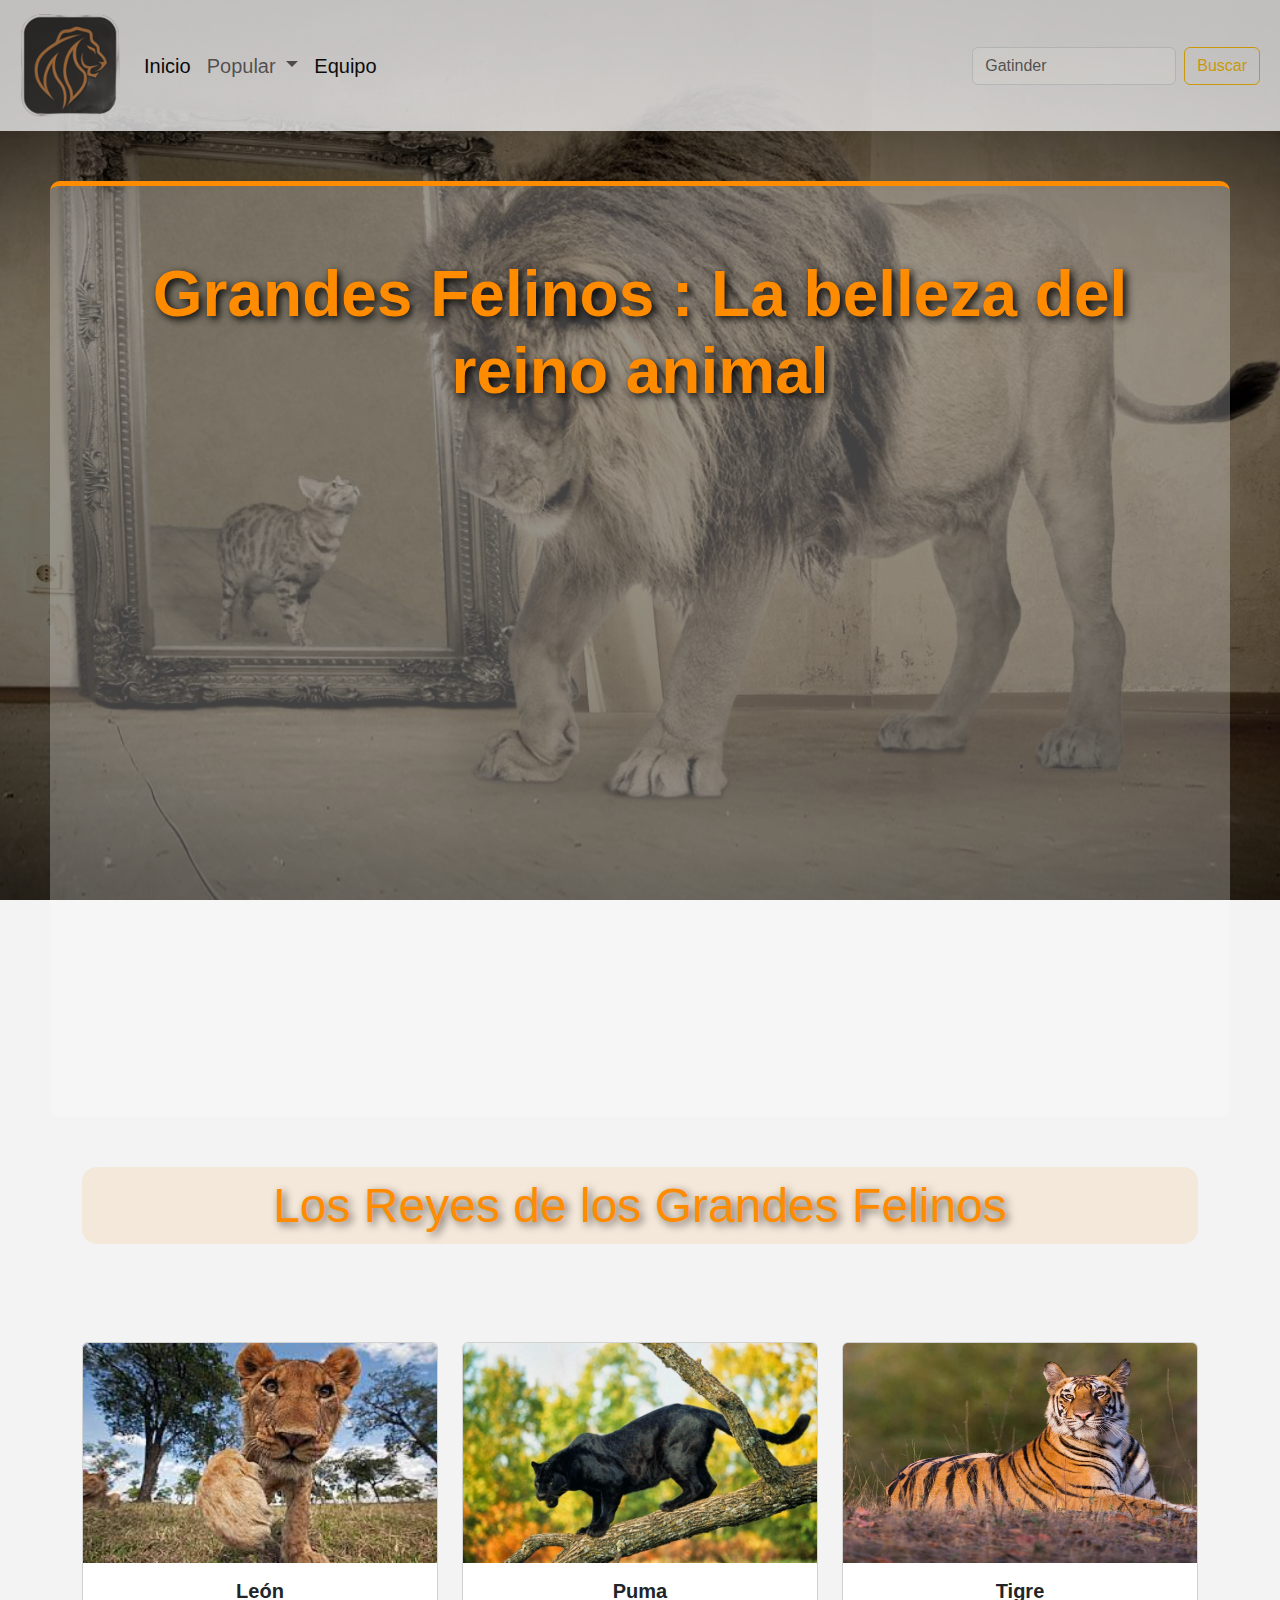
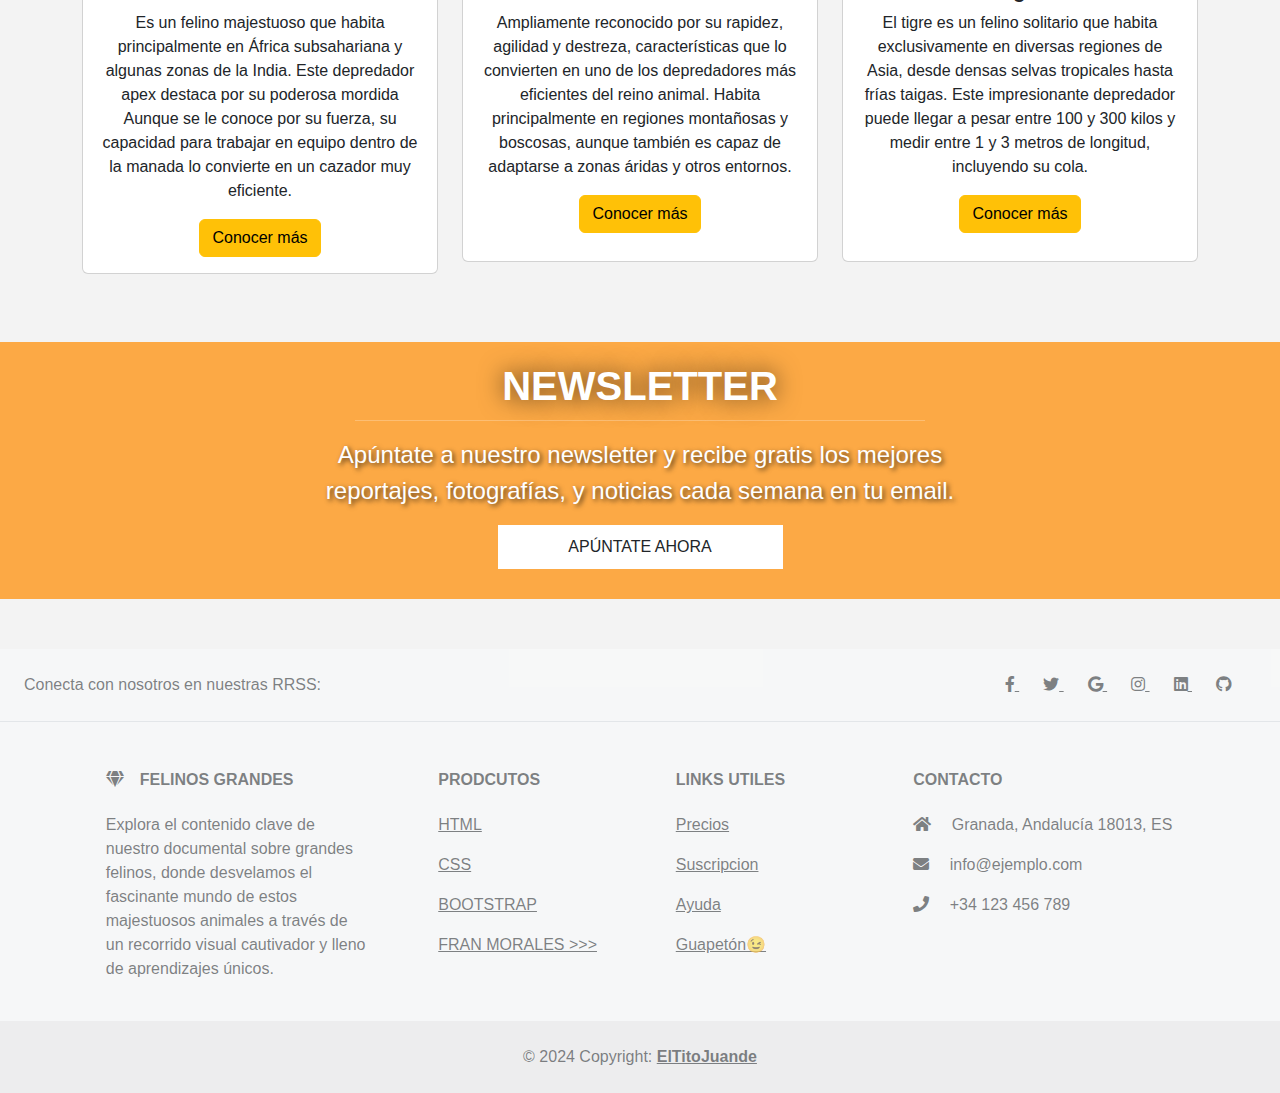
<file: index.html>
<!DOCTYPE html>
<html lang="es">

<head>
    <meta charset="UTF-8">
    <meta name="viewport" content="width=device-width, initial-scale=1.0">
    <title>FelinosGrandes - Inicio</title>
    <link href="https://cdn.jsdelivr.net/npm/bootstrap@5.3.3/dist/css/bootstrap.min.css" rel="stylesheet"
        integrity="sha384-QWTKZyjpPEjISv5WaRU9OFeRpok6YctnYmDr5pNlyT2bRjXh0JMhjY6hW+ALEwIH" crossorigin="anonymous">
    <link href="https://cdnjs.cloudflare.com/ajax/libs/font-awesome/5.15.4/css/all.min.css" rel="stylesheet">
    <link rel="stylesheet" href="css/style.css">
</head>

<body>
    <header class="sticky-top">
        <nav class="navbar navbar-expand-lg bg-light p-2 fs-5 opacity-75 ">
            <div class="container-fluid">
                <a class="navbar-brand" href="index.html"><img src="img/FelinosGrandes_logo_bria.png" alt="Logo"
                        class="img-fluid w-100"></a>
                <button class="navbar-toggler" type="button" data-bs-toggle="collapse" data-bs-target="#navbarScroll"
                    aria-controls="navbarScroll" aria-expanded="false" aria-label="Toggle navigation">
                    <span class="navbar-toggler-icon"></span>
                </button>
                <div class="collapse navbar-collapse text-center" id="navbarScroll">
                    <ul class="navbar-nav me-auto my-2 my-lg-0 navbar-nav-scroll" style="--bs-scroll-height: 100px;">
                        <li class="nav-item">
                            <a class="nav-link active" aria-current="page" href="index.html">Inicio</a>
                        </li>
                        <li class="nav-item dropdown">
                            <a class="nav-link dropdown-toggle" href="#" role="button" data-bs-toggle="dropdown"
                                aria-expanded="false">
                                Popular
                            </a>
                            <ul class="dropdown-menu">
                                <li><a class="dropdown-item" href="./tigre.html">Tigre</a></li>
                                <li><a class="dropdown-item" href="./leon.html">León</a></li>
                                <li><a class="dropdown-item" href="./puma.html">Puma</a></li>
                            </ul>
                        </li>
                        <li class="nav-item">
                            <a class="nav-link active" aria-current="page" href="equipo.html">Equipo</a>
                        </li>
                    </ul>
                    <form class="d-flex" role="search">
                        <input class="form-control me-2" type="search" placeholder="Gatinder" aria-label="Search">
                        <button class="btn btn-outline-warning" type="submit">Buscar</button>
                    </form>
                </div>
            </div>
        </nav>

    </header>
    <main>
        <section class="text-center" id="hero-section">
            <h1>Grandes Felinos : La belleza del reino animal</h1>
            <div class="embed-responsive embed-responsive-16by9">
                <iframe width="80%" height="600px" src="https://www.youtube.com/embed/hDmc2vDHLS4?autoplay=1"
                    title="Grandes Felinos - Zoológico de Santillana del Mar" frameborder="0"
                    allow="accelerometer; autoplay; clipboard-write; encrypted-media; gyroscope; picture-in-picture; web-share"
                    referrerpolicy="strict-origin-when-cross-origin" allowfullscreen></iframe>
            </div>
        </section>
        <section id="inicioCards">
            <div class="container">
                <h1>Los Reyes de los Grandes Felinos</h1>
                <div class="row text-center justify-content-center">
                    <div class="col-lg-4 col-md-12 text-center">
                        <div class="card my-5">
                            <img src="img/leon_mirando_a_camara.jpg" class="card-img-top" alt="Foto del León">
                            <div class="card-body">
                                <h5 class="card-title fw-bold">León</h5>
                                <p class="card-text">Es un felino majestuoso que habita principalmente en África
                                    subsahariana y algunas zonas de la India. Este depredador apex destaca por su
                                    poderosa mordida Aunque se le conoce por su fuerza, su
                                    capacidad para trabajar en equipo dentro de la manada lo convierte en un cazador muy
                                    eficiente.</p>
                                <a href="./leon.html" class="btn btn-warning">Conocer más</a>
                            </div>
                        </div>
                    </div>
                    <div class="col-lg-4 col-md-12 text-center">
                        <div class="card my-5">
                            <img src="img/puma.jpg" class="card-img-top" alt="Jaguar en la selva">
                            <div class="card-body">
                                <h5 class="card-title fw-bold">Puma</h5>
                                <p class="card-text">Ampliamente reconocido por su rapidez,
                                    agilidad y destreza, características que lo convierten en uno de los depredadores
                                    más eficientes del reino animal. Habita principalmente en regiones montañosas y
                                    boscosas, aunque también es capaz de adaptarse a zonas áridas y otros entornos.
                                </p>

                                <a href="./puma.html" class="btn btn-warning">Conocer más</a>
                            </div>
                        </div>
                    </div>
                    <div class="col-lg-4 col-md-12 text-center">
                        <div class="card my-5">
                            <img src="img/tigre.jpg" class="card-img-top" alt="Tigre en su hábitat">
                            <div class="card-body">
                                <h5 class="card-title fw-bold">Tigre</h5>
                                <p class="card-text">El tigre es un felino solitario que habita exclusivamente en
                                    diversas regiones de Asia, desde densas selvas tropicales hasta frías taigas. Este
                                    impresionante depredador puede llegar a pesar entre 100 y 300 kilos y medir entre 1
                                    y 3 metros de longitud,
                                    incluyendo su cola.</p>
                                <a href="./tigre.html" class="btn btn-warning">Conocer más</a>
                            </div>
                        </div>
                    </div>
                </div>
            </div>
        </section>
        <section id="newsletter">
            <div class="container text-center">
                <h2>NEWSLETTER</h2>
                <div class="row justify-content-center">
                    <hr>
                </div>
                <div class="row justify-content-center">
                    <p class=""> Apúntate a nuestro newsletter y recibe gratis los mejores
                    reportajes, fotografías, y noticias cada semana en tu email.</p>
                </div>
                
                <div class="row justify-content-center">
                    <label class="btn-apuntate">APÚNTATE AHORA</label>
                </div>
                </a>
            </div>
        </section>
    </main>
    <footer class="text-center text-lg-start bg-body-tertiary text-muted opacity-75">
        <section class="d-flex justify-content-center justify-content-lg-between p-4 border-bottom">
            <div class="me-5 d-none d-lg-block">
                <span>Conecta con nosotros en nuestras RRSS:</span>
            </div>
            <div>
                <a href="#" class="me-4 text-reset">
                    <i class="fab fa-facebook-f"></i>
                </a>
                <a href="#" class="me-4 text-reset">
                    <i class="fab fa-twitter"></i>
                </a>
                <a href="#" class="me-4 text-reset">
                    <i class="fab fa-google"></i>
                </a>
                <a href="#" class="me-4 text-reset">
                    <i class="fab fa-instagram"></i>
                </a>
                <a href="#" class="me-4 text-reset">
                    <i class="fab fa-linkedin"></i>
                </a>
                <a href="#" class="me-4 text-reset">
                    <i class="fab fa-github"></i>
                </a>
            </div>
        </section>
        <section class="">
            <div class="container text-center text-md-start mt-5">
                <div class="row mt-3">
                    <div class="col-md-3 col-lg-4 col-xl-3 mx-auto mb-4">
                        <h6 class="text-uppercase fw-bold mb-4">
                            <i class="fas fa-gem me-3"></i>Felinos Grandes
                        </h6>
                        <p>
                            Explora el contenido clave de nuestro documental sobre grandes felinos, donde desvelamos el
                            fascinante mundo de estos majestuosos animales a través de un recorrido visual cautivador y
                            lleno de aprendizajes únicos.
                        </p>
                    </div>
                    <div class="col-md-2 col-lg-2 col-xl-2 mx-auto mb-4">
                        <h6 class="text-uppercase fw-bold mb-4">
                            Prodcutos
                        </h6>
                        <p>
                            <a href="#" class="text-reset">HTML</a>
                        </p>
                        <p>
                            <a href="#" class="text-reset">CSS</a>
                        </p>
                        <p>
                            <a href="#" class="text-reset">BOOTSTRAP</a>
                        </p>
                        <p>
                            <a href="#" class="text-reset">FRAN MORALES >>></a>
                        </p>
                    </div>
                    <div class="col-md-3 col-lg-2 col-xl-2 mx-auto mb-4">
                        <h6 class="text-uppercase fw-bold mb-4">
                            Links utiles
                        </h6>
                        <p>
                            <a href="#" class="text-reset">Precios</a>
                        </p>
                        <p>
                            <a href="#" class="text-reset">Suscripcion</a>
                        </p>
                        <p>
                            <a href="#" class="text-reset">Ayuda</a>
                        </p>
                        <p>
                            <a href="#" class="text-reset">Guapetón😉</a>
                        </p>
                    </div>
                    <div class="col-md-4 col-lg-3 col-xl-3 mx-auto mb-md-0 mb-4">
                        <h6 class="text-uppercase fw-bold mb-4">Contacto</h6>
                        <p><i class="fas fa-home me-3"></i> Granada, Andalucía 18013, ES</p>
                        <p>
                            <i class="fas fa-envelope me-3"></i>
                            info@ejemplo.com
                        </p>
                        <p><i class="fas fa-phone me-3"></i> +34 123 456 789</p>
                    </div>
                </div>
            </div>
        </section>
        <div class="text-center p-4" style="background-color: rgba(0, 0, 0, 0.05);">
            © 2024 Copyright:
            <a class="text-reset fw-bold" href="#">ElTitoJuande</a>
        </div>
    </footer>
    <script src="https://cdn.jsdelivr.net/npm/bootstrap@5.3.3/dist/js/bootstrap.bundle.min.js"
        integrity="sha384-YvpcrYf0tY3lHB60NNkmXc5s9fDVZLESaAA55NDzOxhy9GkcIdslK1eN7N6jIeHz"
        crossorigin="anonymous"></script>
</body>

</html>
</file>
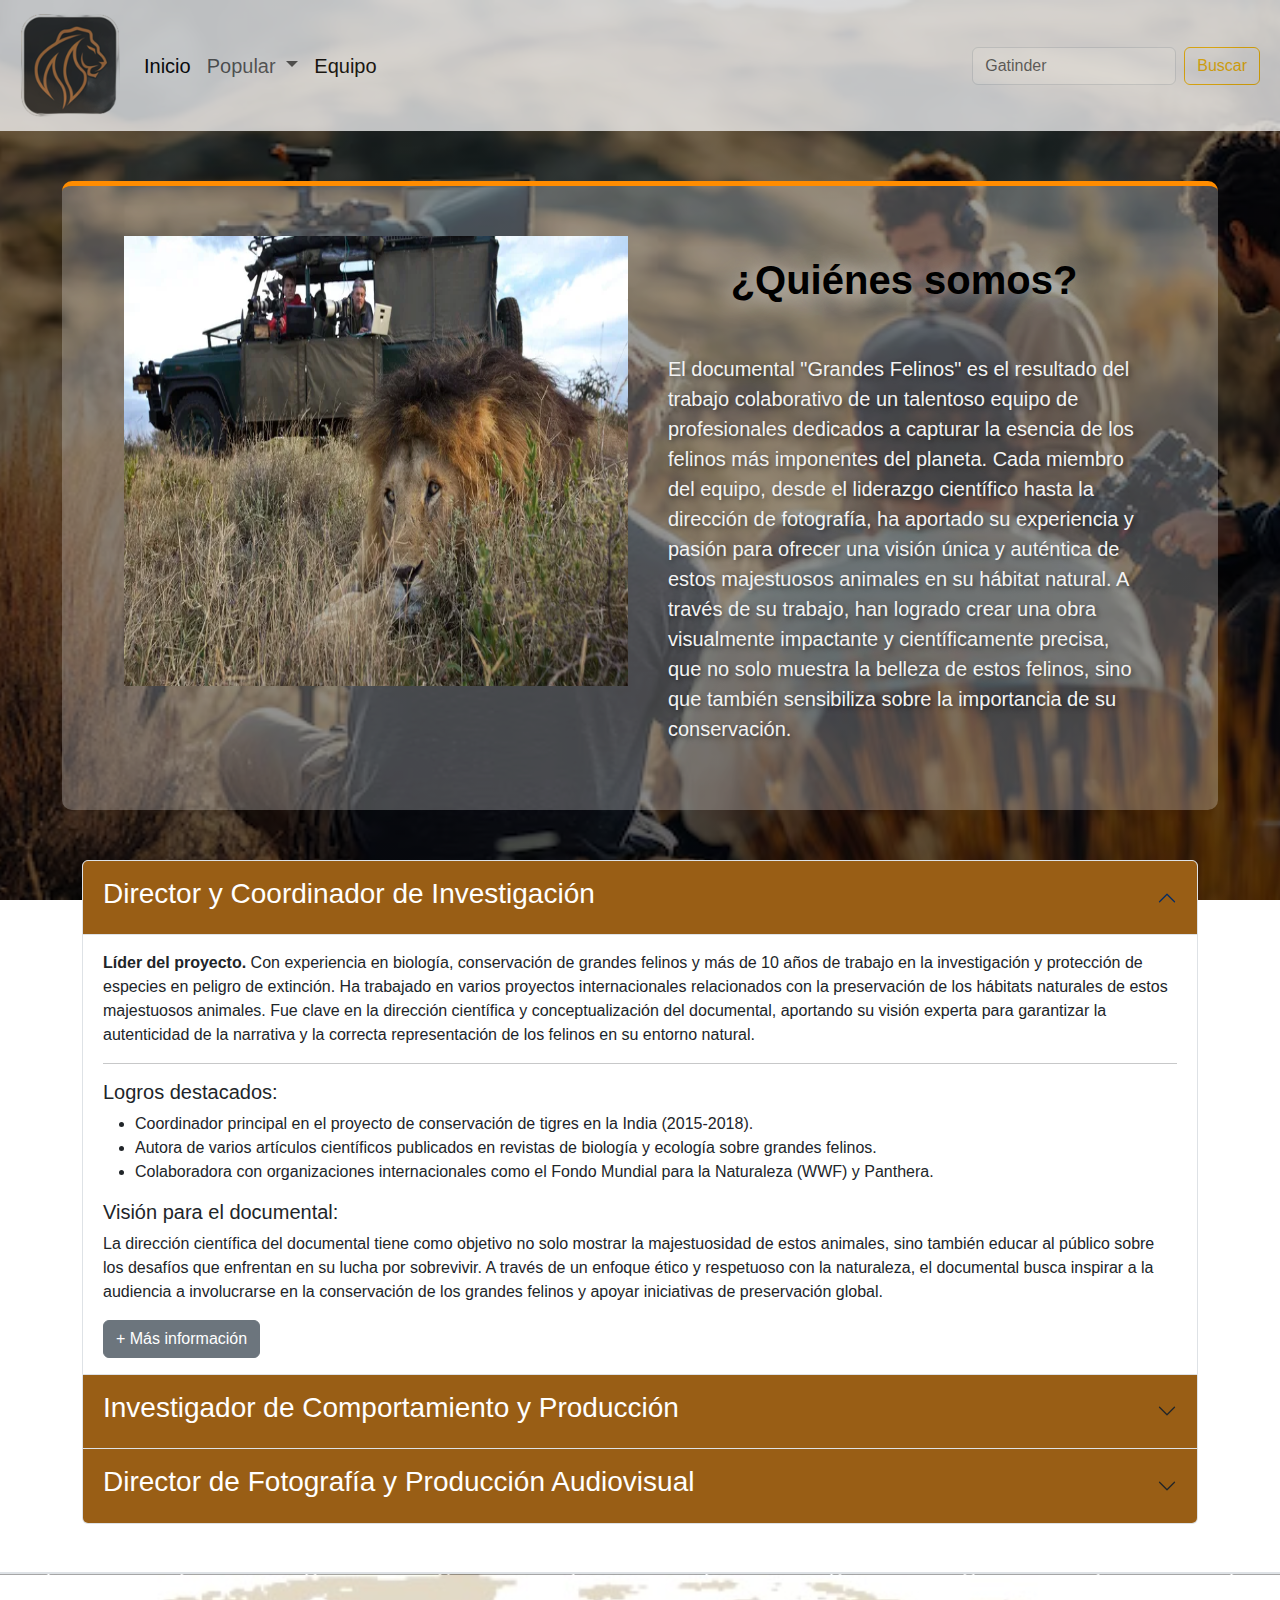
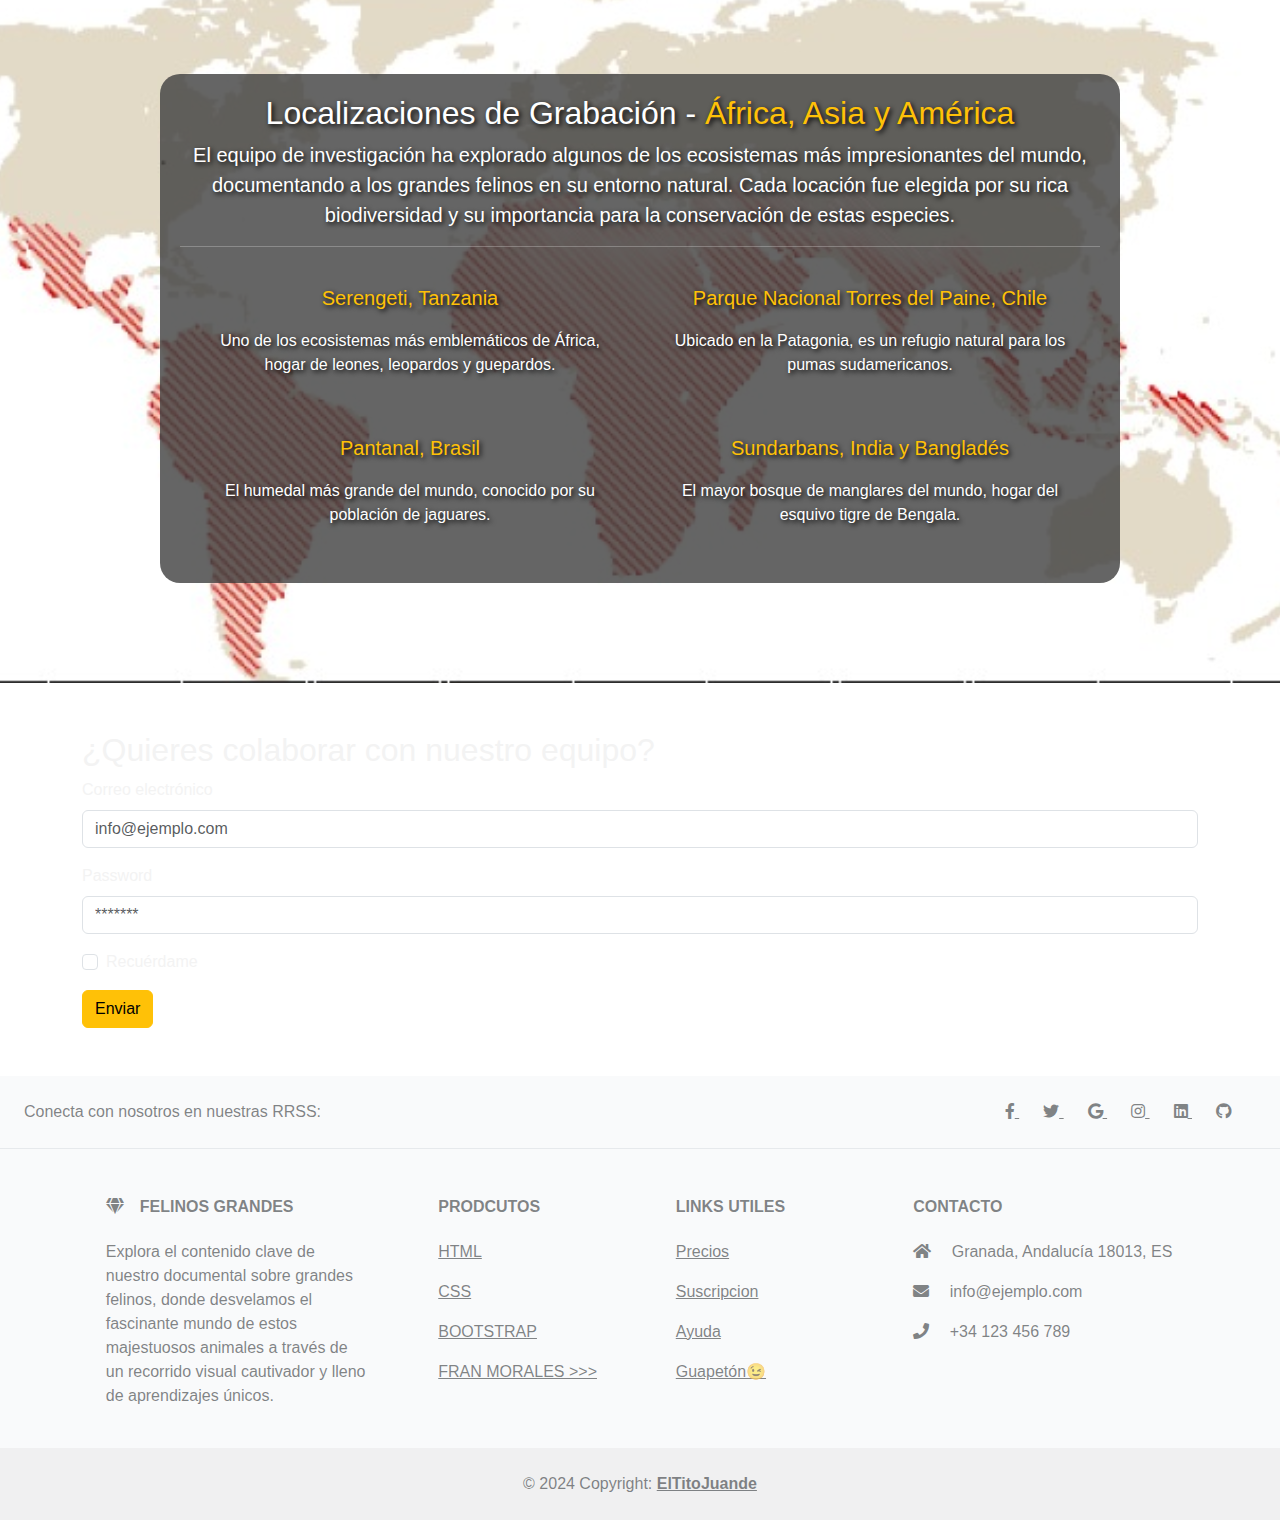
<file: equipo.html>
<!DOCTYPE html>
<html lang="es">

<head>
    <meta charset="UTF-8">
    <meta name="viewport" content="width=device-width, initial-scale=1.0">
    <title>FelinosGrandes - Equipo</title>
    <link href="https://cdn.jsdelivr.net/npm/bootstrap@5.3.3/dist/css/bootstrap.min.css" rel="stylesheet"
        integrity="sha384-QWTKZyjpPEjISv5WaRU9OFeRpok6YctnYmDr5pNlyT2bRjXh0JMhjY6hW+ALEwIH" crossorigin="anonymous">
    <link href="https://cdnjs.cloudflare.com/ajax/libs/font-awesome/5.15.4/css/all.min.css" rel="stylesheet">
    <link rel="stylesheet" href="css/style.css">
</head>

<body id="bodyEquipo">
    <header class="sticky-top">
        <nav class="navbar navbar-expand-lg bg-light p-2 fs-5 opacity-75 ">
            <div class="container-fluid">
                <a class="navbar-brand" href="index.html"><img src="img/FelinosGrandes_logo_bria.png" alt="Logo"
                        class="img-fluid w-100"></a>
                <button class="navbar-toggler" type="button" data-bs-toggle="collapse" data-bs-target="#navbarScroll"
                    aria-controls="navbarScroll" aria-expanded="false" aria-label="Toggle navigation">
                    <span class="navbar-toggler-icon"></span>
                </button>
                <div class="collapse navbar-collapse text-center" id="navbarScroll">
                    <ul class="navbar-nav me-auto my-2 my-lg-0 navbar-nav-scroll" style="--bs-scroll-height: 100px;">
                        <li class="nav-item">
                            <a class="nav-link active" aria-current="page" href="index.html">Inicio</a>
                        </li>
                        <li class="nav-item dropdown">
                            <a class="nav-link dropdown-toggle" href="#" role="button" data-bs-toggle="dropdown"
                                aria-expanded="false">
                                Popular
                            </a>
                            <ul class="dropdown-menu">
                                <li><a class="dropdown-item" href="./tigre.html">Tigre</a></li>
                                <li><a class="dropdown-item" href="./leon.html">León</a></li>
                                <li><a class="dropdown-item" href="./puma.html">Puma</a></li>
                            </ul>
                        </li>
                        <li class="nav-item">
                            <a class="nav-link active" aria-current="page" href="equipo.html">Equipo</a>
                        </li>
                    </ul>
                    <form class="d-flex" role="search">
                        <input class="form-control me-2" type="search" placeholder="Gatinder" aria-label="Search">
                        <button class="btn btn-outline-warning" type="submit">Buscar</button>
                    </form>
                </div>
            </div>
        </nav>

    </header>
    <main>
        <section class="container-fluid">
            <div  id="hero-section" class="row justify-content-center">
                <img src="img/equipo_documental.jpg" class="col-xl-6 col-lg-12 img-fluid rounded equipoImg" alt="Viaje en África">
                <div class="col-xl-6 col-lg-12">
                    <h2>¿Quiénes somos?</h2>
                    <p class="m-3">El documental "Grandes Felinos" es el resultado del trabajo colaborativo de un
                        talentoso equipo de profesionales dedicados a capturar la esencia de los felinos más
                        imponentes
                        del planeta. Cada miembro del equipo, desde el liderazgo científico hasta la dirección de
                        fotografía, ha aportado su experiencia y pasión para ofrecer una visión única y auténtica de
                        estos majestuosos animales en su hábitat natural. A través de su trabajo, han logrado crear
                        una
                        obra visualmente impactante y científicamente precisa, que no solo muestra la belleza de
                        estos
                        felinos, sino que también sensibiliza sobre la importancia de su conservación.

                    </p>
                </div>
            </div>
        </section>

        <section id="equipoIntegrantes">
            <div class="container my-5">
                <div class="accordion" id="accordionPanelsStayOpenExample">
                    <div class="accordion-item">
                        <h2 class="accordion-header">
                            <button class="accordion-button accordion-button-open" type="button"
                                data-bs-toggle="collapse" data-bs-target="#panelsStayOpen-collapseOne"
                                aria-expanded="true" aria-controls="panelsStayOpen-collapseOne">
                                <h3>Director y Coordinador de Investigación</h3>
                            </button>
                        </h2>
                        <div id="panelsStayOpen-collapseOne" class="accordion-collapse collapse show">
                            <div class="accordion-body">
                                <strong>Líder del proyecto.</strong> Con experiencia en biología, conservación de
                                grandes felinos y más de 10 años de trabajo en la investigación y protección de especies
                                en peligro de extinción. Ha trabajado en varios proyectos internacionales relacionados
                                con la preservación de los hábitats naturales de estos majestuosos animales.
                                Fue clave en la dirección científica y conceptualización del documental, aportando su
                                visión experta para garantizar la autenticidad de la narrativa y la correcta
                                representación de los felinos en su entorno natural.
                                <hr>
                                <h5>Logros destacados:</h5>
                                <ul>
                                    <li>Coordinador principal en el proyecto de conservación de tigres en la India
                                        (2015-2018).</li>
                                    <li>Autora de varios artículos científicos publicados en revistas de biología y
                                        ecología sobre grandes felinos.</li>
                                    <li>Colaboradora con organizaciones internacionales como el Fondo Mundial para la
                                        Naturaleza (WWF) y Panthera.</li>
                                </ul>
                                <h5>Visión para el documental:</h5>
                                <p>
                                    La dirección científica del documental tiene como objetivo no solo mostrar la
                                    majestuosidad de estos animales, sino también educar al público sobre los desafíos
                                    que enfrentan en su lucha por sobrevivir. A través de un enfoque ético y respetuoso
                                    con la naturaleza, el documental busca inspirar a la audiencia a involucrarse en la
                                    conservación de los grandes felinos y apoyar iniciativas de preservación global.
                                </p>
                                <button class="btn btn-secondary">+ Más información</button>
                            </div>

                        </div>
                    </div>
                    <div class="accordion-item">
                        <h2 class="accordion-header">
                            <button class="accordion-button collapsed" type="button" data-bs-toggle="collapse"
                                data-bs-target="#panelsStayOpen-collapseTwo" aria-expanded="false"
                                aria-controls="panelsStayOpen-collapseTwo">
                                <h3>Investigador de Comportamiento y Producción</h3>
                            </button>
                        </h2>
                        <div id="panelsStayOpen-collapseTwo" class="accordion-collapse collapse">
                            <div class="accordion-body">
                                <p>Especialista en el comportamiento de los felinos, con más de 8 años de experiencia en
                                    estudios etológicos y observación de animales en su hábitat natural. Fue fundamental
                                    en el análisis y contexto científico de las interacciones animales durante la
                                    grabación, proporcionando una comprensión profunda de sus comportamientos y
                                    asegurando que el documental reflejara la realidad de estos animales de manera
                                    precisa.</p>

                                <hr>

                                <h5>Áreas de Especialización:</h5>
                                <ul>
                                    <li>Comportamiento social de grandes felinos en su hábitat natural.</li>
                                    <li>Investigación sobre patrones de caza y territoriales de tigres, leones y
                                        guepardos.</li>
                                    <li>Estudios sobre la adaptación de los felinos a cambios ambientales y humanos.
                                    </li>
                                </ul>

                                <h5>Contribución al Documental:</h5>
                                <p>
                                    El investigador jugó un papel crucial en asegurar que el comportamiento de los
                                    felinos fuera representado de forma auténtica. Su trabajo incluyó el análisis de las
                                    interacciones entre los animales y su entorno, interpretando señales clave y
                                    comportamientos complejos que podrían no ser evidentes para el público general. Su
                                    experiencia permitió a los cineastas capturar momentos raros y naturales sin
                                    perturbar a los animales, asegurando un enfoque ético y respetuoso.
                                </p>

                                <h5>Impacto del Trabajo:</h5>
                                <p>
                                    Gracias a su supervisión científica, el documental no solo proporciona una ventana
                                    al mundo de los grandes felinos, sino que también sirve como una herramienta
                                    educativa para entender la importancia de preservar sus comportamientos naturales.
                                    Su contribución es fundamental para el propósito de conservación que el proyecto
                                    busca promover.
                                </p>

                                <button class="btn btn-secondary">+ Más información</button>
                            </div>

                        </div>
                    </div>
                    <div class="accordion-item">
                        <h2 class="accordion-header">
                            <button class="accordion-button collapsed" type="button" data-bs-toggle="collapse"
                                data-bs-target="#panelsStayOpen-collapseThree" aria-expanded="false"
                                aria-controls="panelsStayOpen-collapseThree">
                                <h3>Director de Fotografía y Producción Audiovisual</h3>
                            </button>
                        </h2>
                        <div id="panelsStayOpen-collapseThree" class="accordion-collapse collapse">
                            <div class="accordion-body">
                                <p>Responsable de capturar las impactantes imágenes del documental, utilizando técnicas
                                    especializadas para filmar en el hábitat natural de los grandes felinos. Con más de
                                    12 años de experiencia en cinematografía de naturaleza, ha trabajado en proyectos
                                    internacionales en condiciones extremas, asegurando la mejor calidad visual mientras
                                    se respeta el entorno y la fauna.</p>

                                <hr>

                                <h5>Técnicas y Equipos Utilizados:</h5>
                                <ul>
                                    <li>Cámaras de alta resolución y drones para obtener tomas aéreas impresionantes de
                                        los felinos en su hábitat.</li>
                                    <li>Uso de lentes teleobjetivo para capturar detalles cercanos sin interferir en el
                                        comportamiento natural de los animales.</li>
                                    <li>Filmación en condiciones de poca luz para mostrar a los felinos en su
                                        comportamiento nocturno sin alterar su entorno.</li>
                                    <li>Grabación en 4K para asegurar que cada detalle del animal y su entorno se vea
                                        con la máxima claridad y definición.</li>
                                </ul>

                                <h5>Contribución al Documental:</h5>
                                <p>
                                    El director de fotografía fue fundamental para transmitir visualmente la
                                    majestuosidad y el misterio de los grandes felinos. Su enfoque cuidadoso y técnico
                                    permitió filmar escenas difíciles de alcanzar, como momentos de caza o interacción
                                    social, sin poner en riesgo la seguridad de los animales ni la integridad de su
                                    hábitat. Además, trabajó en estrecha colaboración con el equipo de sonido y el
                                    director para garantizar que la fotografía y el sonido se integraran perfectamente,
                                    creando una experiencia inmersiva para la audiencia.
                                </p>

                                <h5>Impacto del Trabajo:</h5>
                                <p>
                                    La dirección de fotografía no solo capturó la belleza visual de los felinos, sino
                                    que también ayudó a comunicar la relación entre los animales y su entorno de una
                                    manera emocionalmente poderosa. La calidad de las imágenes eleva el documental a un
                                    nivel artístico y científico, permitiendo al público conectarse de manera más
                                    profunda con las criaturas que están viendo en pantalla.
                                </p>

                                <button class="btn btn-secondary">+ Más información</button>
                            </div>

                        </div>
                    </div>
                </div>
            </div>
        </section>

        <section>
            <div id="equipoLugares" class="border-top border-2 text-center">
                <div class="wrapper w-75">
                    <h2>Localizaciones de Grabación - <span class="text-warning mb-4">África, Asia y América</span>
                    </h2>
                    <p class="fs-5 ">El equipo de investigación ha explorado algunos de los ecosistemas más
                        impresionantes del mundo, documentando a los grandes felinos en su entorno natural. Cada
                        locación fue elegida por su rica biodiversidad y su importancia para la conservación de
                        estas especies.</p>
                    <hr>
                    <article class="d-flex flex-wrap" id="equipoMapa_info">
                        <div class="col-lg-6 col-md-12">
                            <p class="text-warning fs-5">Serengeti, Tanzania</p>
                            <p>Uno de los ecosistemas más emblemáticos de África, hogar de leones, leopardos y
                                guepardos.</p>
                        </div>
                        <div class="col-lg-6 col-md-12">
                            <p class="text-warning fs-5">Parque Nacional Torres del Paine, Chile</p>
                            <p>Ubicado en la Patagonia, es un refugio natural para los pumas sudamericanos.</p>
                        </div>
                        <div class="col-lg-6 col-md-12">
                            <p class="text-warning fs-5">Pantanal, Brasil</p>
                            <p>El humedal más grande del mundo, conocido por su población de jaguares.</p>
                        </div>
                        <div class="col-lg-6 col-md-12">
                            <p class="text-warning fs-5">Sundarbans, India y Bangladés</p>
                            <p>El mayor bosque de manglares del mundo, hogar del esquivo tigre de Bengala.</p>
                        </div>
                    </article>
                </div>
            </div>
        </section>
        <section id="equipoForm">
            <div class="container">
                <form class="my-5">
                    <h2>¿Quieres colaborar con nuestro equipo?</h2>
                    <div class="mb-3">
                        <label for="InputEmail" class="form-label">Correo electrónico</label>
                        <input type="email" class="form-control" id="InputEmail" aria-describedby="emailHelp"
                            placeholder="info@ejemplo.com">
                    </div>
                    <div class="mb-3">
                        <label for="InputPassword" class="form-label">Password</label>
                        <input type="password" class="form-control" id="InputPassword" placeholder="*******">
                    </div>
                    <div class="mb-3 form-check">
                        <input type="checkbox" class="form-check-input" id="check">
                        <label class="form-check-label" for="check">Recuérdame</label>
                    </div>
                    <button type="submit" class="btn btn-warning">Enviar</button>
                </form>
            </div>
        </section>

    </main>
    <footer class="text-center text-lg-start bg-body-tertiary text-muted opacity-75">
        <section class="d-flex justify-content-center justify-content-lg-between p-4 border-bottom">
            <div class="me-5 d-none d-lg-block">
                <span>Conecta con nosotros en nuestras RRSS:</span>
            </div>
            <div>
                <a href="#" class="me-4 text-reset">
                    <i class="fab fa-facebook-f"></i>
                </a>
                <a href="#" class="me-4 text-reset">
                    <i class="fab fa-twitter"></i>
                </a>
                <a href="#" class="me-4 text-reset">
                    <i class="fab fa-google"></i>
                </a>
                <a href="#" class="me-4 text-reset">
                    <i class="fab fa-instagram"></i>
                </a>
                <a href="#" class="me-4 text-reset">
                    <i class="fab fa-linkedin"></i>
                </a>
                <a href="#" class="me-4 text-reset">
                    <i class="fab fa-github"></i>
                </a>
            </div>
        </section>
        <section class="">
            <div class="container text-center text-md-start mt-5">
                <div class="row mt-3">
                    <div class="col-md-3 col-lg-4 col-xl-3 mx-auto mb-4">
                        <h6 class="text-uppercase fw-bold mb-4">
                            <i class="fas fa-gem me-3"></i>Felinos Grandes
                        </h6>
                        <p>
                            Explora el contenido clave de nuestro documental sobre grandes felinos, donde desvelamos el
                            fascinante mundo de estos majestuosos animales a través de un recorrido visual cautivador y
                            lleno de aprendizajes únicos.
                        </p>
                    </div>
                    <div class="col-md-2 col-lg-2 col-xl-2 mx-auto mb-4">
                        <h6 class="text-uppercase fw-bold mb-4">
                            Prodcutos
                        </h6>
                        <p>
                            <a href="#" class="text-reset">HTML</a>
                        </p>
                        <p>
                            <a href="#" class="text-reset">CSS</a>
                        </p>
                        <p>
                            <a href="#" class="text-reset">BOOTSTRAP</a>
                        </p>
                        <p>
                            <a href="#" class="text-reset">FRAN MORALES >>></a>
                        </p>
                    </div>
                    <div class="col-md-3 col-lg-2 col-xl-2 mx-auto mb-4">
                        <h6 class="text-uppercase fw-bold mb-4">
                            Links utiles
                        </h6>
                        <p>
                            <a href="#" class="text-reset">Precios</a>
                        </p>
                        <p>
                            <a href="#" class="text-reset">Suscripcion</a>
                        </p>
                        <p>
                            <a href="#" class="text-reset">Ayuda</a>
                        </p>
                        <p>
                            <a href="#" class="text-reset">Guapetón😉</a>
                        </p>
                    </div>
                    <div class="col-md-4 col-lg-3 col-xl-3 mx-auto mb-md-0 mb-4">
                        <h6 class="text-uppercase fw-bold mb-4">Contacto</h6>
                        <p><i class="fas fa-home me-3"></i> Granada, Andalucía 18013, ES</p>
                        <p>
                            <i class="fas fa-envelope me-3"></i>
                            info@ejemplo.com
                        </p>
                        <p><i class="fas fa-phone me-3"></i> +34 123 456 789</p>
                    </div>
                </div>
            </div>
        </section>
        <div class="text-center p-4" style="background-color: rgba(0, 0, 0, 0.05);">
            © 2024 Copyright:
            <a class="text-reset fw-bold" href="#">ElTitoJuande</a>
        </div>
    </footer>
    <script src="https://cdn.jsdelivr.net/npm/bootstrap@5.3.3/dist/js/bootstrap.bundle.min.js"
        integrity="sha384-YvpcrYf0tY3lHB60NNkmXc5s9fDVZLESaAA55NDzOxhy9GkcIdslK1eN7N6jIeHz"
        crossorigin="anonymous"></script>
</body>

</html>
</file>
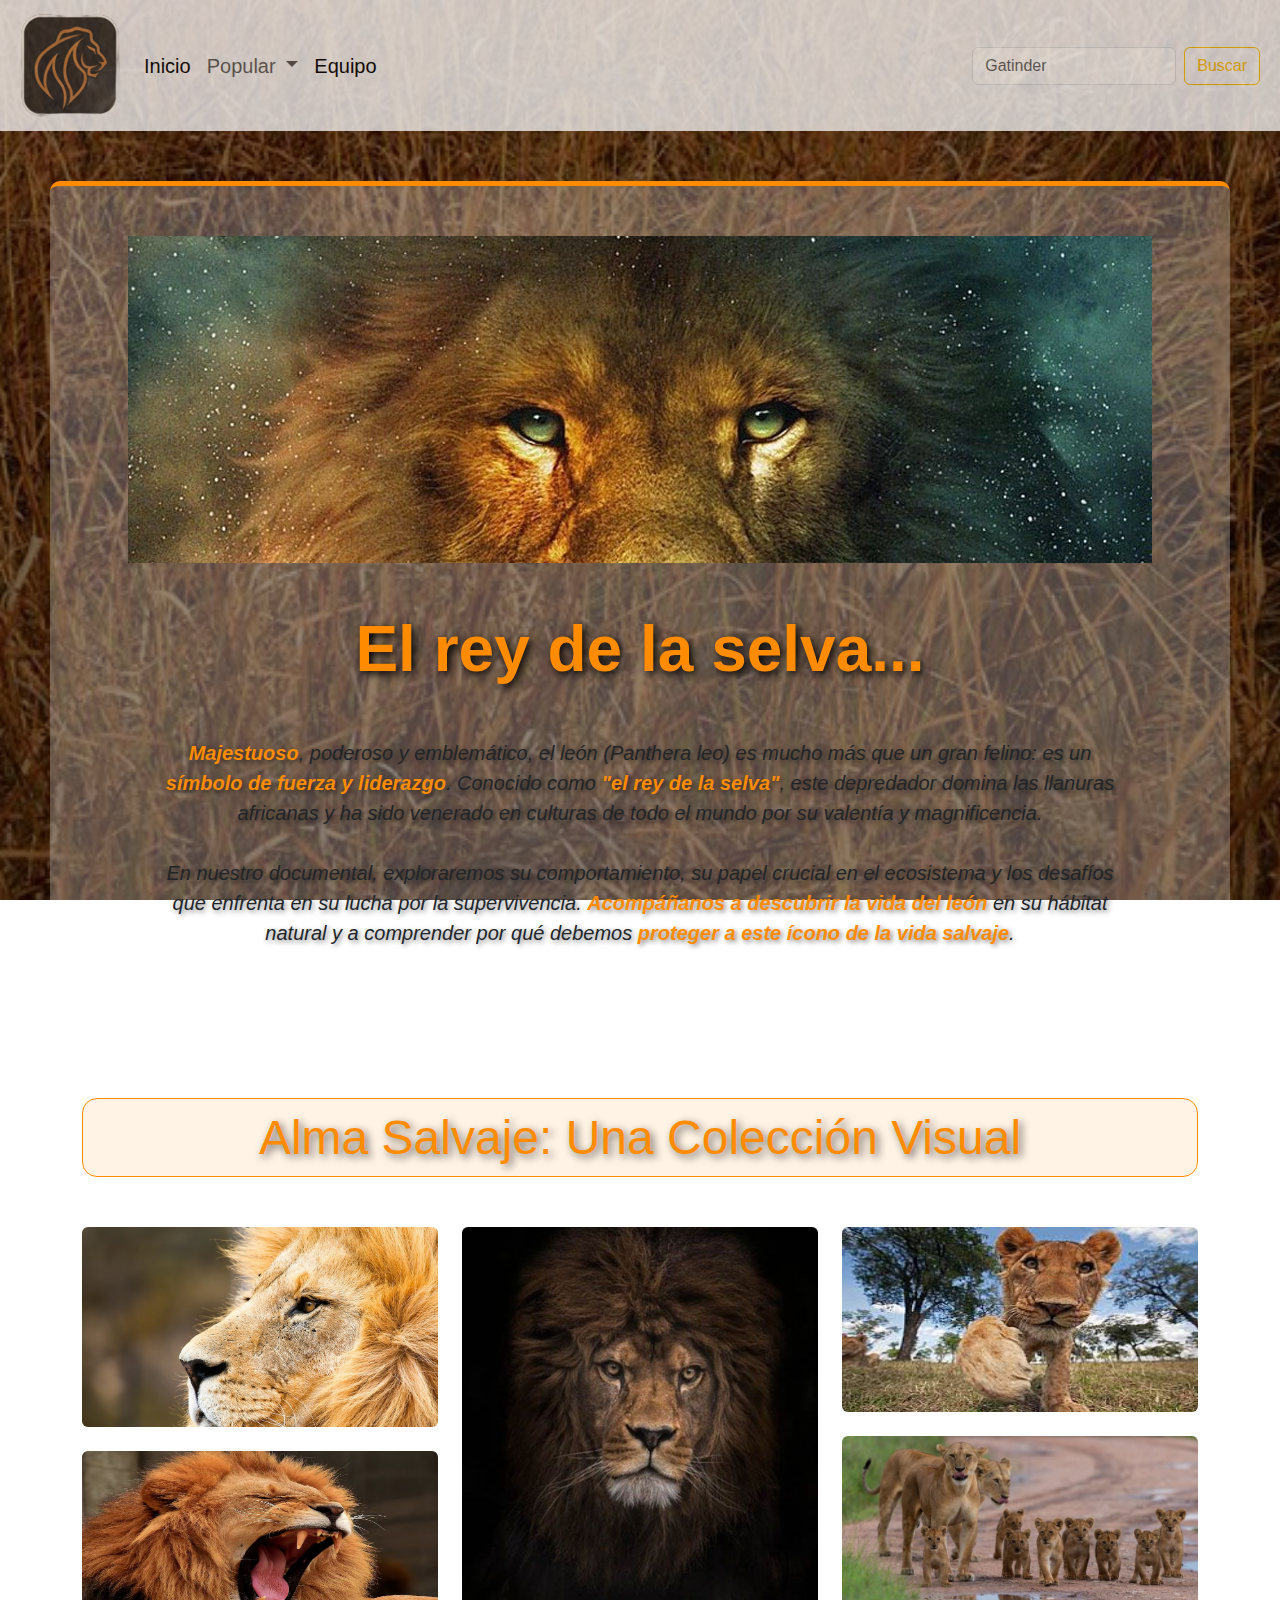
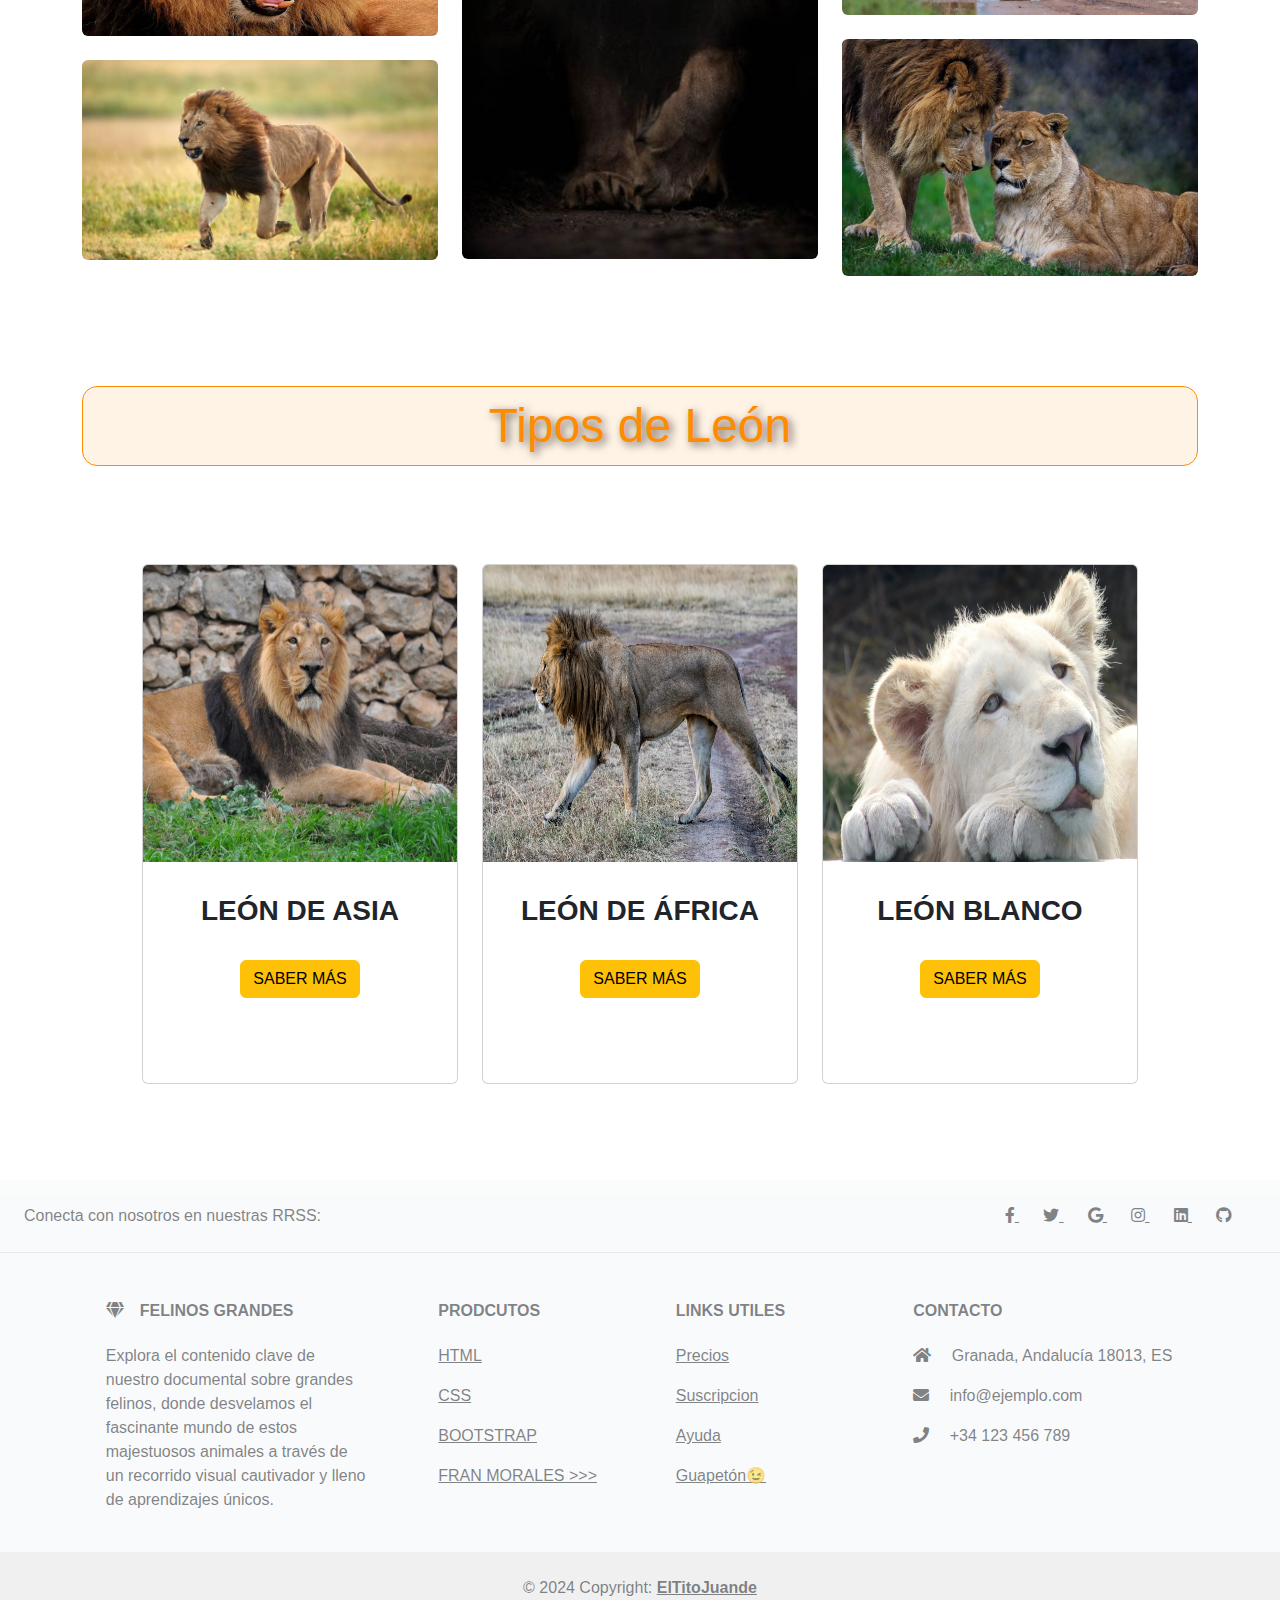
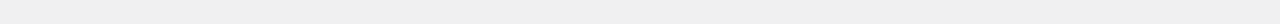
<file: leon.html>
<!DOCTYPE html>
<html lang="es">

<head>
    <meta charset="UTF-8">
    <meta name="viewport" content="width=device-width, initial-scale=1.0">
    <title>FelinosGrandes - León</title>
    <link href="https://cdn.jsdelivr.net/npm/bootstrap@5.3.3/dist/css/bootstrap.min.css" rel="stylesheet"
        integrity="sha384-QWTKZyjpPEjISv5WaRU9OFeRpok6YctnYmDr5pNlyT2bRjXh0JMhjY6hW+ALEwIH" crossorigin="anonymous">
    <link href="https://cdnjs.cloudflare.com/ajax/libs/font-awesome/5.15.4/css/all.min.css" rel="stylesheet">
    <link rel="stylesheet" href="css/style.css">
    <script src="js/script.js"></script>
</head>

<body id="bodyLeon">
    <header class="sticky-top">
        <nav class="navbar navbar-expand-lg bg-light p-2 fs-5 opacity-75 ">
            <div class="container-fluid">
                <a class="navbar-brand" href="index.html"><img src="img/FelinosGrandes_logo_bria.png" alt="Logo"
                        class="img-fluid w-100"></a>
                <button class="navbar-toggler" type="button" data-bs-toggle="collapse" data-bs-target="#navbarScroll"
                    aria-controls="navbarScroll" aria-expanded="false" aria-label="Toggle navigation">
                    <span class="navbar-toggler-icon"></span>
                </button>
                <div class="collapse navbar-collapse text-center" id="navbarScroll">
                    <ul class="navbar-nav me-auto my-2 my-lg-0 navbar-nav-scroll" style="--bs-scroll-height: 100px;">
                        <li class="nav-item">
                            <a class="nav-link active" aria-current="page" href="index.html">Inicio</a>
                        </li>
                        <li class="nav-item dropdown">
                            <a class="nav-link dropdown-toggle" href="#" role="button" data-bs-toggle="dropdown"
                                aria-expanded="false">
                                Popular
                            </a>
                            <ul class="dropdown-menu">
                                <li><a class="dropdown-item" href="./tigre.html">Tigre</a></li>
                                <li><a class="dropdown-item" href="./leon.html">León</a></li>
                                <li><a class="dropdown-item" href="./puma.html">Puma</a></li>
                            </ul>
                        </li>
                        <li class="nav-item">
                            <a class="nav-link active" aria-current="page" href="equipo.html">Equipo</a>
                        </li>
                    </ul>
                    <form class="d-flex" role="search">
                        <input class="form-control me-2" type="search" placeholder="Gatinder" aria-label="Search">
                        <button class="btn btn-outline-warning" type="submit">Buscar</button>
                    </form>
                </div>
            </div>
        </nav>

    </header>
    <main>
        <section id="hero-section">
            <div class="container text-center">
                <div id="mirada" >
                    <img src="img/leon_mirada.jpg" class="img-fluid" alt="Mirada de un leon">
                </div>
                <div id="leon_descripcion" class="text-center m-5">
                    <h1>El rey de la selva...</h1>
                    <p class="fst-italic">
                        <span>Majestuoso</span>, poderoso y emblemático, el león (<em>Panthera leo</em>) es mucho más que un gran felino: es un 
                        <span>símbolo de fuerza y liderazgo</span>. Conocido como 
                        <span>"el rey de la selva"</span>, este depredador domina las llanuras africanas y ha sido venerado en culturas de todo el mundo por su valentía y magnificencia.
                        <br><br>
                        En nuestro documental, exploraremos su comportamiento, su papel crucial en el ecosistema y los desafíos que enfrenta en su lucha por la supervivencia. 
                        <span>Acompáñanos a descubrir la vida del león</span> en su hábitat natural y a comprender por qué debemos 
                        <span>proteger a este ícono de la vida salvaje</span>.
                    </p>
                </div>
            </div>
        </section>
        <section id="leonGaleria" class="container">
            <h1>Alma Salvaje: Una Colección Visual</h1>
            <div class="row">
                <div class="col-lg-4 col-md-12 mb-4 mb-lg-0">
                    <img src="./img/leon_pelaje.jpg" class="w-100 shadow-1-strong rounded mb-4" alt="Pelaje del león" />

                    <img src="./img/leon_rugido.jpg" class="h-25 w-100 shadow-1-strong rounded mb-4"
                        alt="Rugido león" />

                    <img src="./img/leon_corriendo.jpg" class="w-100 shadow-1-strong rounded mb-4"
                        alt="Leon corriendo" />
                </div>

                <div class="col-lg-4 mb-4 mb-lg-0">
                    <img src="./img/leon_caminando_de_frente.jpg" class="w-100 shadow-1-strong rounded mb-4"
                        alt="Caminando negro león" />
                </div>

                <div class="col-lg-4 mb-4 mb-lg-0">
                    <img src="./img/leon_mirando_a_camara.jpg" class="h-25 w-100 shadow-1-strong rounded mb-4"
                        alt="Mirando a camara león" />

                    <img src="./img/leoncitos.jpg" class="w-100 shadow-1-strong rounded mb-4" alt="Leoncitos" />

                    <img src="./img/leon_y_leona.jpg" class="w-100 shadow-1-strong rounded mb-4"
                        alt="Pareja de leones" />

                </div>
            </div>
        </section>
        <section id="leonTipos" class="container">
            <h1>Tipos de León</h1>
            <div class="row m-5">
                <div class="col-lg-4 col-md-12 text-center">
                    <div class="card my-5">
                        <img src="./img/leon_asiatico.jpg" class="card-img-top" alt="...">
                        <div class="card-body">
                            <h3 class="card-title fw-bold my-3 text-uppercase">León de asia</h3>
                            <button type="button" class="btn btn-warning my-3" data-bs-toggle="modal"
                                data-bs-target="#exampleModal">
                                SABER MÁS
                            </button>
                            <div class="modal fade" id="exampleModal" tabindex="-1" aria-labelledby="exampleModalLabel"
                                aria-hidden="true">
                                <div class="modal-dialog">
                                    <div class="modal-content">
                                        <div class="modal-header">
                                            <h2 class="modal-title fs-5" id="exampleModalLabel">El león de África
                                            </h2>
                                            <button type="button" class="btn-close" data-bs-dismiss="modal"
                                                aria-label="Close"></button>
                                        </div>
                                        <div class="modal-body">
                                            <p class="card-text">El león de Asia (Panthera leo persica) es una
                                                subespecie de león que se encuentra en peligro crítico de extinción.
                                                Habita
                                                principalmente en el Parque Nacional de Gir en la India, y se distingue
                                                por tener una
                                                melena más corta y un cuerpo más pequeño en comparación con el león
                                                africano.
                                                En la antigüedad, el león de Asia habitaba una gran parte de Oriente
                                                Medio, pero la pérdida de hábitat y la caza han reducido drásticamente
                                                su
                                                población. Hoy en día, este león se encuentra al borde de la extinción,
                                                con menos de
                                                500 individuos en libertad.La conservación de esta subespecie es
                                                fundamental para mantener el
                                                equilibrio ecológico en su hábitat y preservar su genética única.
                                            </p>
                                        </div>
                                        <div class="modal-footer">
                                            <button type="button" class="btn btn-warning"
                                                data-bs-dismiss="modal">Cerrar</button>
                                        </div>
                                    </div>
                                </div>
                            </div>
                        </div>
                    </div>
                </div>
                <div class="col-lg-4 col-md-12 text-center">
                    <div class="card my-5">
                        <img src="./img/leon_africano.jpg" class="card-img-top" alt="...">
                        <div class="card-body">
                            <h3 class="card-title fw-bold my-3 text-uppercase">León de África</h3>
                            <button type="button" class="btn btn-warning my-3" data-bs-toggle="modal"
                                data-bs-target="#exampleModal2">
                                SABER MÁS
                            </button>
                            <div class="modal fade" id="exampleModal2" tabindex="-1" aria-labelledby="exampleModalLabel"
                                aria-hidden="true">
                                <div class="modal-dialog">
                                    <div class="modal-content">
                                        <div class="modal-header">
                                            <h2 class="modal-title fs-5" id="exampleModalLabel">El león de Asia</h2>
                                            <button type="button" class="btn-close" data-bs-dismiss="modal"
                                                aria-label="Close"></button>
                                        </div>
                                        <div class="modal-body">
                                            <p class="card-text">
                                                El león de África (Panthera leo) es uno de los
                                                grandes felinos más emblemáticos y conocidos del planeta. Habita
                                                principalmente en
                                                las sabanas, bosques y zonas abiertas del continente africano. Los
                                                leones son
                                                conocidos por su majestuosa melena, que es característica de los machos
                                                adultos,
                                                aunque las hembras no la poseen. Son animales sociales que viven en
                                                grupos llamados manadas, donde
                                                las hembras suelen ser las encargadas de cazar mientras que los machos
                                                protegen
                                                el territorio. Los leones se alimentan principalmente de grandes
                                                herbívoros como
                                                cebras, antílopes y búfalos, y tienen un papel crucial en el equilibrio
                                                ecológico de
                                                los ecosistemas que habitan. Actualmente, el león está clasificado como
                                                vulnerable debido a la
                                                pérdida de hábitat, la caza furtiva y el conflicto con los seres
                                                humanos.</p>
                                        </div>
                                        <div class="modal-footer">
                                            <button type="button" class="btn btn-warning"
                                                data-bs-dismiss="modal">Cerrar</button>
                                        </div>
                                    </div>
                                </div>
                            </div>
                        </div>
                    </div>
                </div>
                <div class="col-lg-4 col-md-12 text-center">
                    <div class="card my-5">
                        <img src="./img/leon_blanco.jpg" class="card-img-top" alt="...">
                        <div class="card-body">
                            <h3 class="card-title fw-bold my-3 text-uppercase">León blanco</h3>

                            <button type="button" class="btn btn-warning my-3" data-bs-toggle="modal"
                                data-bs-target="#exampleModal3">
                                SABER MÁS
                            </button>

                            <div class="modal fade" id="exampleModal3" tabindex="-1" aria-labelledby="exampleModalLabel"
                                aria-hidden="true">
                                <div class="modal-dialog">
                                    <div class="modal-content">
                                        <div class="modal-header">
                                            <h2 class="modal-title fs-5" id="exampleModalLabel">El león blanco</h2>
                                            <button type="button" class="btn-close" data-bs-dismiss="modal"
                                                aria-label="Close"></button>
                                        </div>
                                        <div class="modal-body">
                                            <p class="card-text">El león blanco es una variante extremadamente rara
                                                del león africano. Su color blanco se debe a una mutación genética
                                                recesiva
                                                que afecta su pelaje. Aunque no es una subespecie distinta, el león
                                                blanco es
                                                considerado un fenómeno rarísimo que se encuentra principalmente en
                                                zoológicos o
                                                reservas privadas. Los leones blancos comparten muchas características
                                                con sus
                                                contrapartes de color normal, pero su color blanco les da un aspecto
                                                distintivo. Esta
                                                variación no afecta su capacidad para cazar ni su comportamiento, pero
                                                su rareza
                                                ha hecho que se conviertan en una especie muy codiciada.
                                                Los leones blancos son ahora protegidos por leyes de conservación
                                                debido a su belleza y su status como una de las criaturas más raras del
                                                mundo
                                                animal.</p>
                                        </div>
                                        <div class="modal-footer">
                                            <button type="button" class="btn btn-warning"
                                                data-bs-dismiss="modal">Cerrar</button>
                                        </div>
                                    </div>
                                </div>
                            </div>

                        </div>
                    </div>
                </div>
            </div>
        </section>

    </main>
    <footer class="text-center text-lg-start bg-body-tertiary text-muted opacity-75">
        <section class="d-flex justify-content-center justify-content-lg-between p-4 border-bottom">
            <div class="me-5 d-none d-lg-block">
                <span>Conecta con nosotros en nuestras RRSS:</span>
            </div>
            <div>
                <a href="#" class="me-4 text-reset">
                    <i class="fab fa-facebook-f"></i>
                </a>
                <a href="#" class="me-4 text-reset">
                    <i class="fab fa-twitter"></i>
                </a>
                <a href="#" class="me-4 text-reset">
                    <i class="fab fa-google"></i>
                </a>
                <a href="#" class="me-4 text-reset">
                    <i class="fab fa-instagram"></i>
                </a>
                <a href="#" class="me-4 text-reset">
                    <i class="fab fa-linkedin"></i>
                </a>
                <a href="#" class="me-4 text-reset">
                    <i class="fab fa-github"></i>
                </a>
            </div>
        </section>
        <section class="">
            <div class="container text-center text-md-start mt-5">
                <div class="row mt-3">
                    <div class="col-md-3 col-lg-4 col-xl-3 mx-auto mb-4">
                        <h6 class="text-uppercase fw-bold mb-4">
                            <i class="fas fa-gem me-3"></i>Felinos Grandes
                        </h6>
                        <p>
                            Explora el contenido clave de nuestro documental sobre grandes felinos, donde desvelamos el
                            fascinante mundo de estos majestuosos animales a través de un recorrido visual cautivador y
                            lleno de aprendizajes únicos.
                        </p>
                    </div>
                    <div class="col-md-2 col-lg-2 col-xl-2 mx-auto mb-4">
                        <h6 class="text-uppercase fw-bold mb-4">
                            Prodcutos
                        </h6>
                        <p>
                            <a href="#" class="text-reset">HTML</a>
                        </p>
                        <p>
                            <a href="#" class="text-reset">CSS</a>
                        </p>
                        <p>
                            <a href="#" class="text-reset">BOOTSTRAP</a>
                        </p>
                        <p>
                            <a href="#" class="text-reset">FRAN MORALES >>></a>
                        </p>
                    </div>
                    <div class="col-md-3 col-lg-2 col-xl-2 mx-auto mb-4">
                        <h6 class="text-uppercase fw-bold mb-4">
                            Links utiles
                        </h6>
                        <p>
                            <a href="#" class="text-reset">Precios</a>
                        </p>
                        <p>
                            <a href="#" class="text-reset">Suscripcion</a>
                        </p>
                        <p>
                            <a href="#" class="text-reset">Ayuda</a>
                        </p>
                        <p>
                            <a href="#" class="text-reset">Guapetón😉</a>
                        </p>
                    </div>
                    <div class="col-md-4 col-lg-3 col-xl-3 mx-auto mb-md-0 mb-4">
                        <h6 class="text-uppercase fw-bold mb-4">Contacto</h6>
                        <p><i class="fas fa-home me-3"></i> Granada, Andalucía 18013, ES</p>
                        <p>
                            <i class="fas fa-envelope me-3"></i>
                            info@ejemplo.com
                        </p>
                        <p><i class="fas fa-phone me-3"></i> +34 123 456 789</p>
                    </div>
                </div>
            </div>
        </section>
        <div class="text-center p-4" style="background-color: rgba(0, 0, 0, 0.05);">
            © 2024 Copyright:
            <a class="text-reset fw-bold" href="#">ElTitoJuande</a>
        </div>
    </footer>
    <script src="https://cdn.jsdelivr.net/npm/bootstrap@5.3.3/dist/js/bootstrap.bundle.min.js"
        integrity="sha384-YvpcrYf0tY3lHB60NNkmXc5s9fDVZLESaAA55NDzOxhy9GkcIdslK1eN7N6jIeHz"
        crossorigin="anonymous"></script>
</body>

</html>
</file>
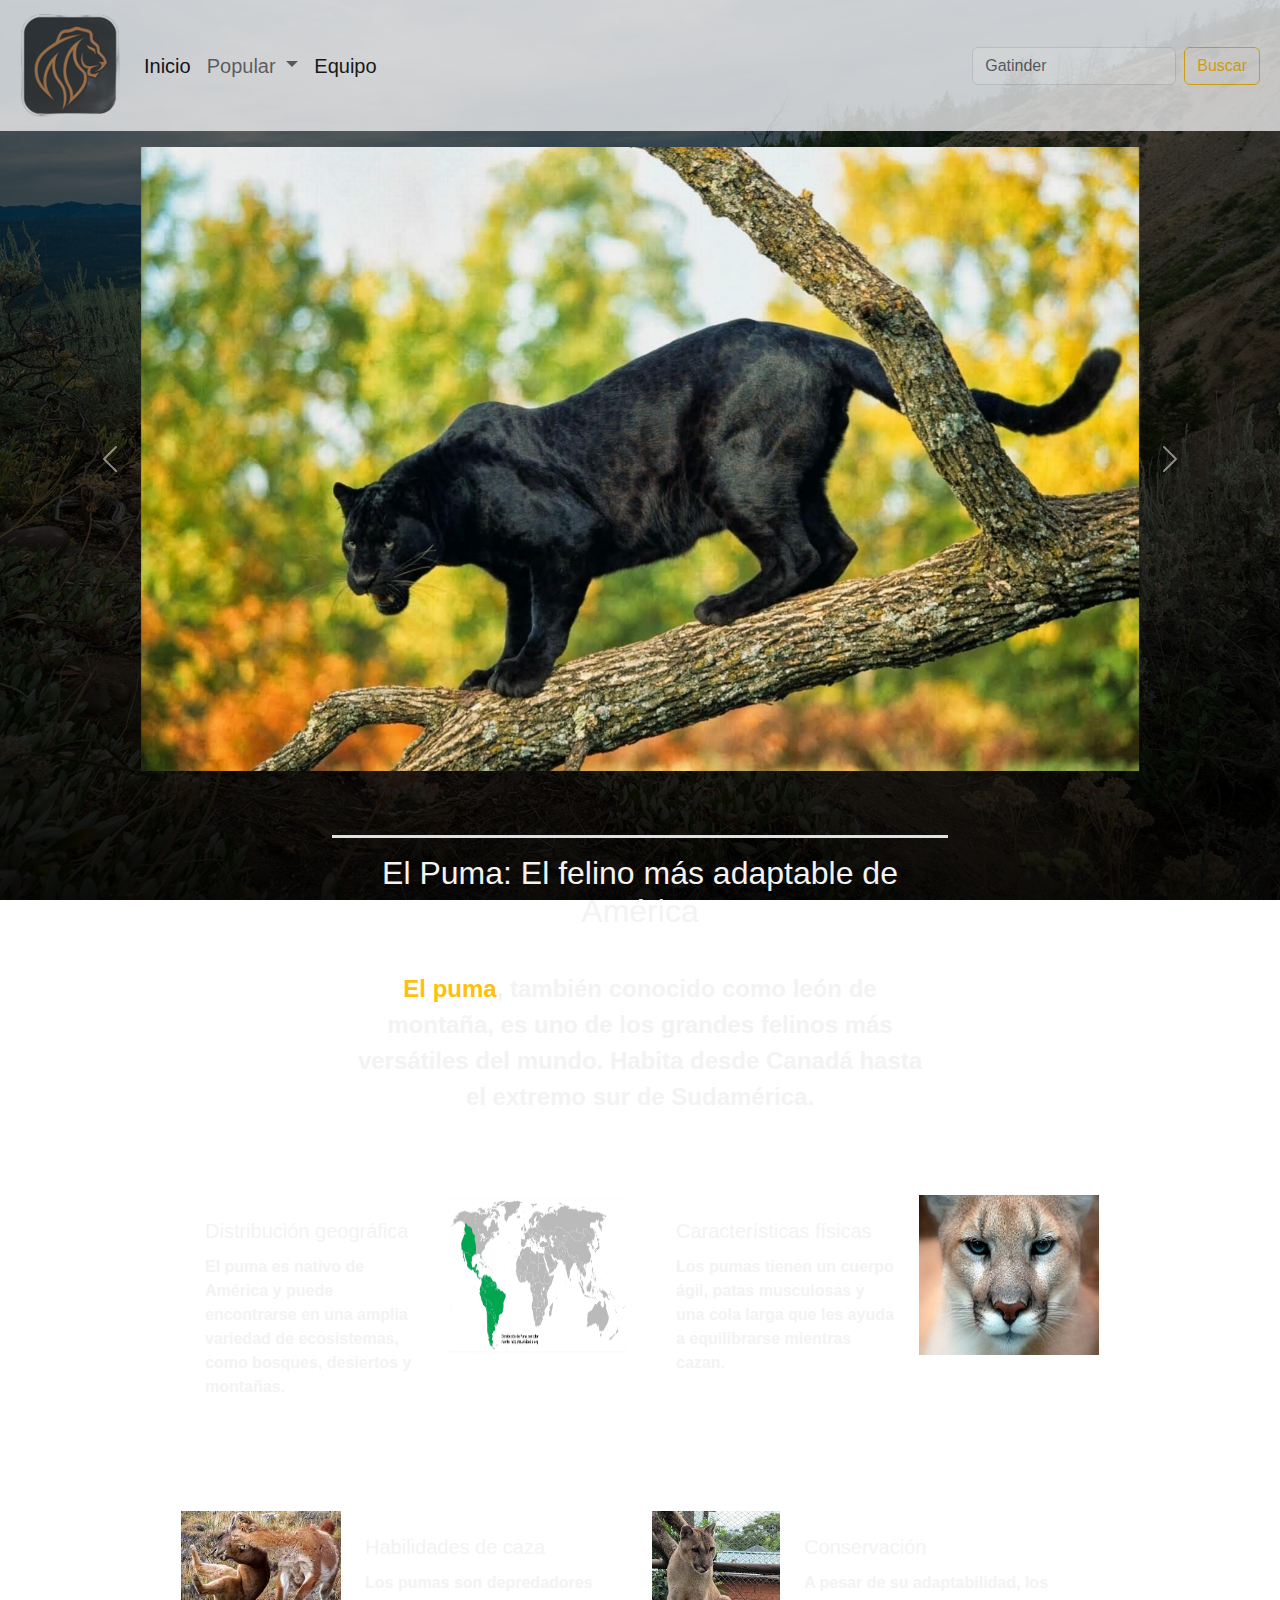
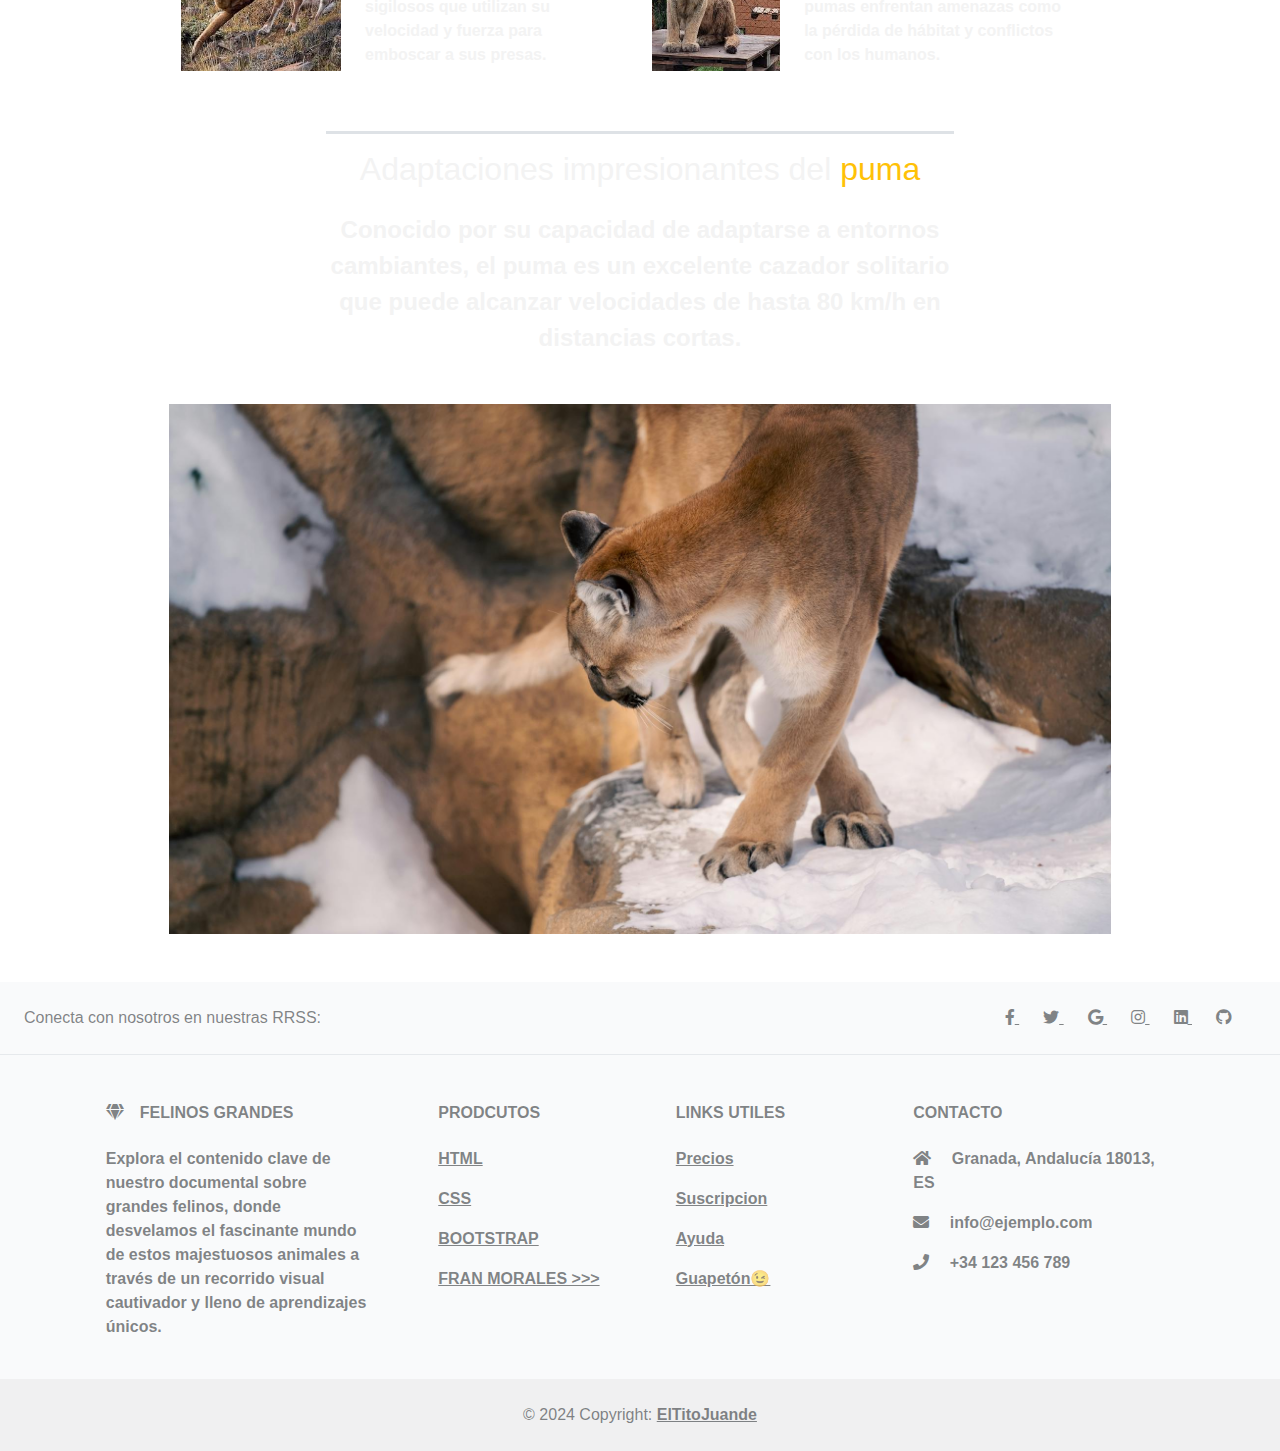
<file: puma.html>
<!DOCTYPE html>
<html lang="es">

<head>
    <meta charset="UTF-8">
    <meta name="viewport" content="width=device-width, initial-scale=1.0">
    <title>FelinosGrandes - Puma</title>
    <link href="https://cdn.jsdelivr.net/npm/bootstrap@5.3.3/dist/css/bootstrap.min.css" rel="stylesheet"
        integrity="sha384-QWTKZyjpPEjISv5WaRU9OFeRpok6YctnYmDr5pNlyT2bRjXh0JMhjY6hW+ALEwIH" crossorigin="anonymous">
    <link href="https://cdnjs.cloudflare.com/ajax/libs/font-awesome/5.15.4/css/all.min.css" rel="stylesheet">
    <link rel="stylesheet" href="css/style.css">
</head>

<body id="bodyPuma">
    <header class="sticky-top">
        <nav class="navbar navbar-expand-lg bg-light p-2 fs-5 opacity-75 ">
            <div class="container-fluid">
                <a class="navbar-brand" href="index.html"><img src="img/FelinosGrandes_logo_bria.png" alt="Logo"
                        class="img-fluid w-100"></a>
                <button class="navbar-toggler" type="button" data-bs-toggle="collapse" data-bs-target="#navbarScroll"
                    aria-controls="navbarScroll" aria-expanded="false" aria-label="Toggle navigation">
                    <span class="navbar-toggler-icon"></span>
                </button>
                <div class="collapse navbar-collapse text-center" id="navbarScroll">
                    <ul class="navbar-nav me-auto my-2 my-lg-0 navbar-nav-scroll" style="--bs-scroll-height: 100px;">
                        <li class="nav-item">
                            <a class="nav-link active" aria-current="page" href="index.html">Inicio</a>
                        </li>
                        <li class="nav-item dropdown">
                            <a class="nav-link dropdown-toggle" href="#" role="button" data-bs-toggle="dropdown"
                                aria-expanded="false">
                                Popular
                            </a>
                            <ul class="dropdown-menu">
                                <li><a class="dropdown-item" href="./tigre.html">Tigre</a></li>
                                <li><a class="dropdown-item" href="./leon.html">León</a></li>
                                <li><a class="dropdown-item" href="./puma.html">Puma</a></li>
                            </ul>
                        </li>
                        <li class="nav-item">
                            <a class="nav-link active" aria-current="page" href="equipo.html">Equipo</a>
                        </li>
                    </ul>
                    <form class="d-flex" role="search">
                        <input class="form-control me-2" type="search" placeholder="Gatinder" aria-label="Search">
                        <button class="btn btn-outline-warning" type="submit">Buscar</button>
                    </form>
                </div>
            </div>
        </nav>

    </header>
    <main>
        <div id="carouselExampleInterval" class="carousel slide m-3" data-bs-ride="carousel">
            <div class="carousel-inner">
                <div class="carousel-item active" data-bs-interval="5000">
                    <img src="img/puma.jpg" class="d-block w-100" alt="slide1">
                </div>
                <div class="carousel-item" data-bs-interval="5000">
                    <img src="img/puma4.jpeg" class="d-block w-100" alt="slide2">
                </div>
                <div class="carousel-item" data-bs-interval="5000">
                    <img src="img/puma_carrusel.jpg" class="d-block w-100" alt="slide2">
                </div>
                <div class="carousel-item" data-bs-interval="5000">
                    <img src="img/puma3.jpeg" class="d-block w-100" alt="slide3">
                </div>
            </div>
            <button class="carousel-control-prev" type="button" data-bs-target="#carouselExampleInterval"
                data-bs-slide="prev">
                <span class="carousel-control-prev-icon" aria-hidden="true"></span>
                <span class="visually-hidden">Anterior</span>
            </button>
            <button class="carousel-control-next" type="button" data-bs-target="#carouselExampleInterval"
                data-bs-slide="next">
                <span class="carousel-control-next-icon" aria-hidden="true"></span>
                <span class="visually-hidden">Siguiente</span>
            </button>
        </div>

        <section class="mx-auto text-center pt-5" id="introPuma">
            <div class="w-50 container">
                <h1 class="p-3 fs-2 border-top border-3">El Puma: El felino más adaptable de América</h1>
                <p class="p-3 fs-4"><span class="text-warning">El puma</span>, también conocido como león de
                    montaña, es uno de los grandes felinos más versátiles del mundo. Habita desde Canadá hasta el
                    extremo
                    sur de
                    Sudamérica.</p>
            </div>
        </section>

        <section class="container-fluid">
            <div class="row w-75 mx-auto puma-fila">
                <div class="col-lg-6 col-md-12 col-sm-12 d-flex justify-content-start my-5 puma-wrap">
                    <div>
                        <h3 class="fs-5 mt-4 px-4 pb-1">Distribución geográfica</h3>
                        <p class="px-4">El puma es nativo de América y puede encontrarse en una amplia variedad de
                            ecosistemas, como bosques, desiertos y montañas.</p>
                    </div>
                    <img src="img/puma_mapa.jpg " alt="Foto de puma" width="180" height="160">
                </div>
                <div class="col-lg-6 col-md-12 col-sm-12 d-flex justify-content-start my-5 puma-wrap">
                    <div>
                        <h3 class="fs-5 mt-4 px-4 pb-1">Características físicas</h3>
                        <p class="px-4">Los pumas tienen un cuerpo ágil, patas musculosas y una cola larga que les ayuda
                            a
                            equilibrarse mientras cazan.</p>
                    </div>
                    <img src="img/cara_puma.jpg" alt="Foto de puma" width="180" height="160">
                </div>
            </div>
            <div class="row w-75 mx-auto puma-fila">
                <div class="col-lg-6 col-md-12 col-sm-12 d-flex justify-content-start my-5 puma-wrap">
                    <img src="img/cazando_puma.jpeg" alt="Foto de puma" width="180" height="160">
                    <div>
                        <div>
                            <h3 class="fs-5 mt-4 px-4 pb-1">Habilidades de caza</h3>
                            <p class="px-4">Los pumas son depredadores sigilosos que utilizan su velocidad y fuerza para
                                emboscar a sus presas.</p>
                        </div>
                    </div>
                </div>
                <div class="col-lg-6 col-md-12 col-sm-12 d-flex justify-content-start my-5 puma-wrap">
                    <img src="img/puma_conservacion.jpeg" alt="Foto de puma" width="180" height="160">
                    <div>
                        <h3 class="fs-5 mt-4 px-4 pb-1">Conservación</h3>
                        <p class="px-4">A pesar de su adaptabilidad, los pumas enfrentan amenazas como la pérdida de
                            hábitat
                            y conflictos con los humanos.</p>
                    </div>
                </div>
            </div>

            <div>
                <div class="w-50 m-auto text-center" id="puma2">
                    <h1 class="p-3 fs-2 border-top border-3">Adaptaciones impresionantes del <span
                            class="text-warning">puma</span></h1>
                    <p class="fs-4">Conocido por su capacidad de adaptarse a entornos cambiantes, el puma es un
                        excelente
                        cazador solitario que puede alcanzar velocidades de hasta 80 km/h en distancias cortas.</p>
                </div>
                <div class="mt-5 mb-5 text-center">
                    <img class="img-fluid w-75  " src="img/adaptabilidad_puma.jpg" alt="Foto">
                </div>
            </div>
        </section>
    </main>
    <footer class="text-center text-lg-start bg-body-tertiary text-muted opacity-75">
        <section class="d-flex justify-content-center justify-content-lg-between p-4 border-bottom">
            <div class="me-5 d-none d-lg-block">
                <span>Conecta con nosotros en nuestras RRSS:</span>
            </div>
            <div>
                <a href="#" class="me-4 text-reset">
                    <i class="fab fa-facebook-f"></i>
                </a>
                <a href="#" class="me-4 text-reset">
                    <i class="fab fa-twitter"></i>
                </a>
                <a href="#" class="me-4 text-reset">
                    <i class="fab fa-google"></i>
                </a>
                <a href="#" class="me-4 text-reset">
                    <i class="fab fa-instagram"></i>
                </a>
                <a href="#" class="me-4 text-reset">
                    <i class="fab fa-linkedin"></i>
                </a>
                <a href="#" class="me-4 text-reset">
                    <i class="fab fa-github"></i>
                </a>
            </div>
        </section>
        <section>
            <div class="container text-center text-md-start mt-5">
                <div class="row mt-3">
                    <div class="col-md-3 col-lg-4 col-xl-3 mx-auto mb-4">
                        <h6 class="text-uppercase fw-bold mb-4">
                            <i class="fas fa-gem me-3"></i>Felinos Grandes
                        </h6>
                        <p>
                            Explora el contenido clave de nuestro documental sobre grandes felinos, donde desvelamos el
                            fascinante mundo de estos majestuosos animales a través de un recorrido visual cautivador y
                            lleno de aprendizajes únicos.
                        </p>
                    </div>
                    <div class="col-md-2 col-lg-2 col-xl-2 mx-auto mb-4">
                        <h6 class="text-uppercase fw-bold mb-4">
                            Prodcutos
                        </h6>
                        <p>
                            <a href="#" class="text-reset">HTML</a>
                        </p>
                        <p>
                            <a href="#" class="text-reset">CSS</a>
                        </p>
                        <p>
                            <a href="#" class="text-reset">BOOTSTRAP</a>
                        </p>
                        <p>
                            <a href="#" class="text-reset">FRAN MORALES >>></a>
                        </p>
                    </div>
                    <div class="col-md-3 col-lg-2 col-xl-2 mx-auto mb-4">
                        <h6 class="text-uppercase fw-bold mb-4">
                            Links utiles
                        </h6>
                        <p>
                            <a href="#" class="text-reset">Precios</a>
                        </p>
                        <p>
                            <a href="#" class="text-reset">Suscripcion</a>
                        </p>
                        <p>
                            <a href="#" class="text-reset">Ayuda</a>
                        </p>
                        <p>
                            <a href="#" class="text-reset">Guapetón😉</a>
                        </p>
                    </div>
                    <div class="col-md-4 col-lg-3 col-xl-3 mx-auto mb-md-0 mb-4">
                        <h6 class="text-uppercase fw-bold mb-4">Contacto</h6>
                        <p><i class="fas fa-home me-3"></i> Granada, Andalucía 18013, ES</p>
                        <p>
                            <i class="fas fa-envelope me-3"></i>
                            info@ejemplo.com
                        </p>
                        <p><i class="fas fa-phone me-3"></i> +34 123 456 789</p>
                    </div>
                </div>
            </div>
        </section>
        <div class="text-center p-4" style="background-color: rgba(0, 0, 0, 0.05);">
            © 2024 Copyright:
            <a class="text-reset fw-bold" href="#">ElTitoJuande</a>
        </div>
    </footer>
    <script src="https://cdn.jsdelivr.net/npm/bootstrap@5.3.3/dist/js/bootstrap.bundle.min.js"
        integrity="sha384-YvpcrYf0tY3lHB60NNkmXc5s9fDVZLESaAA55NDzOxhy9GkcIdslK1eN7N6jIeHz"
        crossorigin="anonymous"></script>
</body>

</html>
</file>
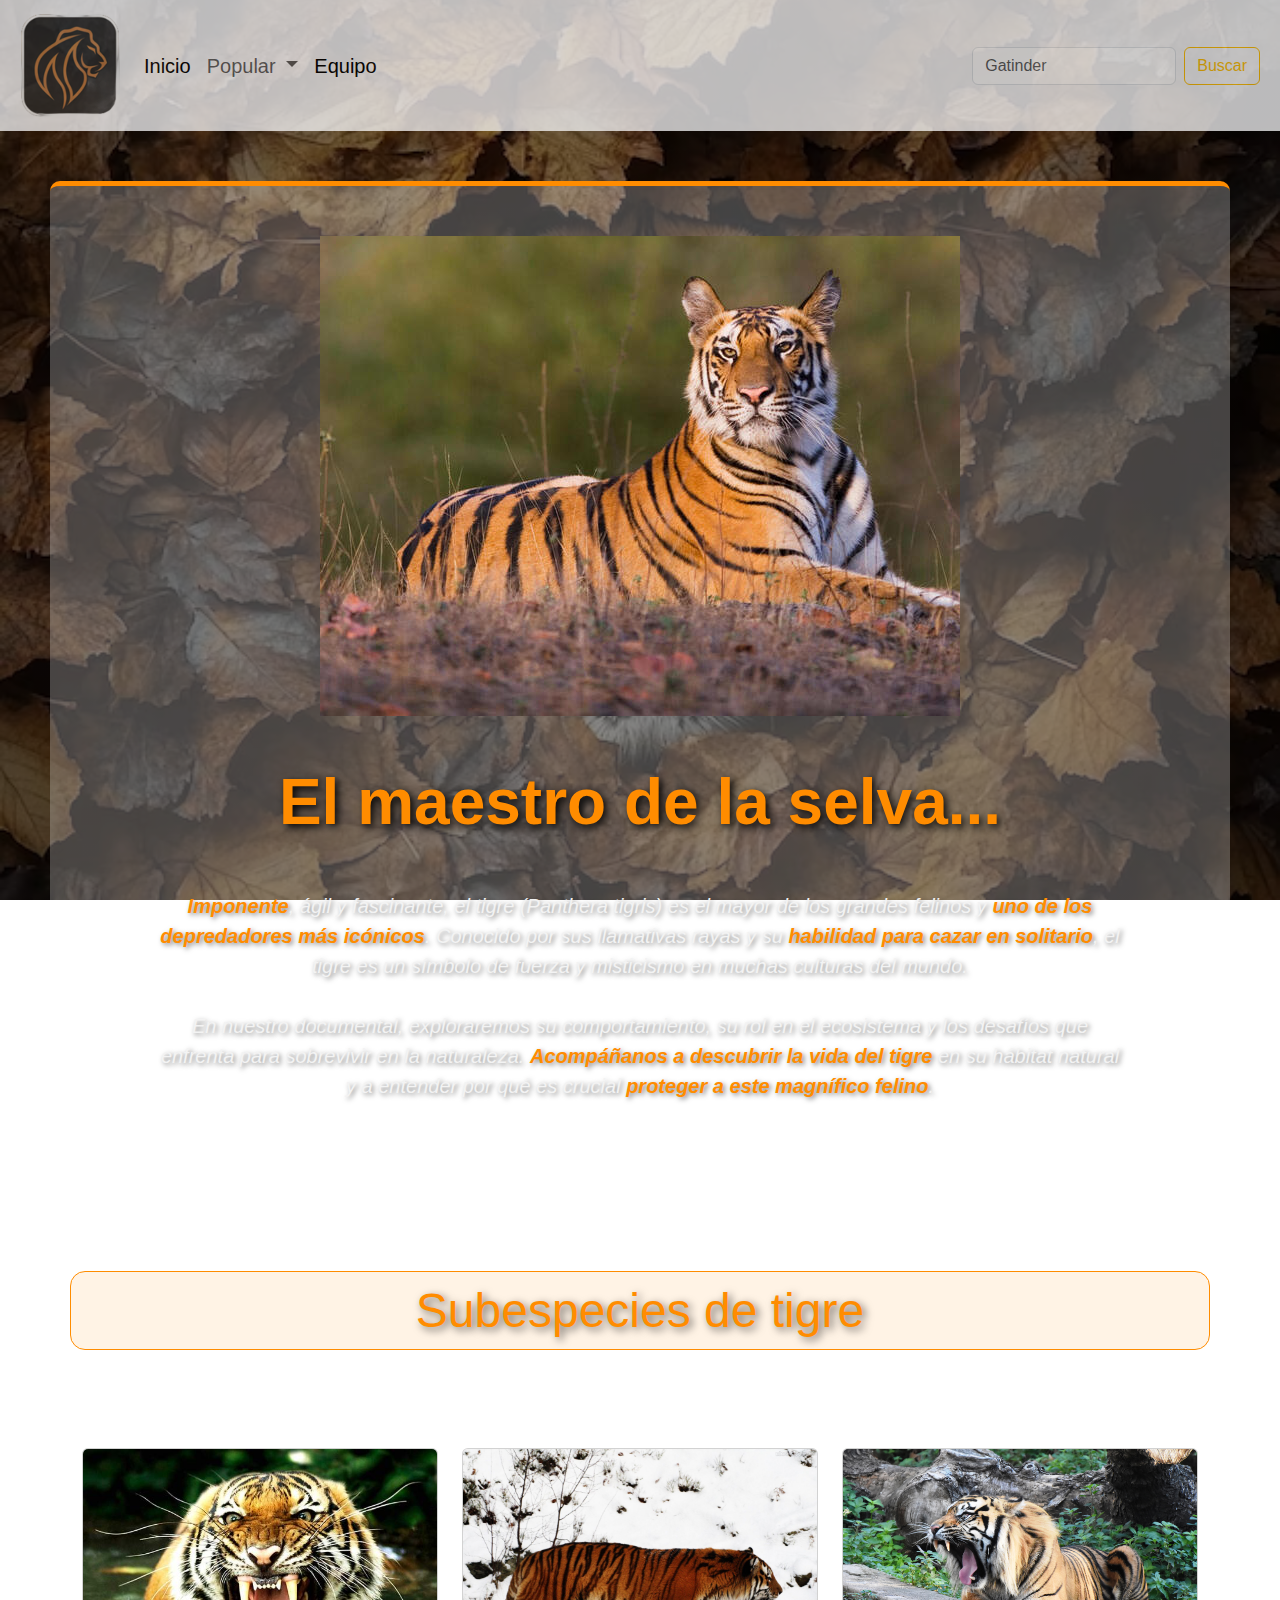
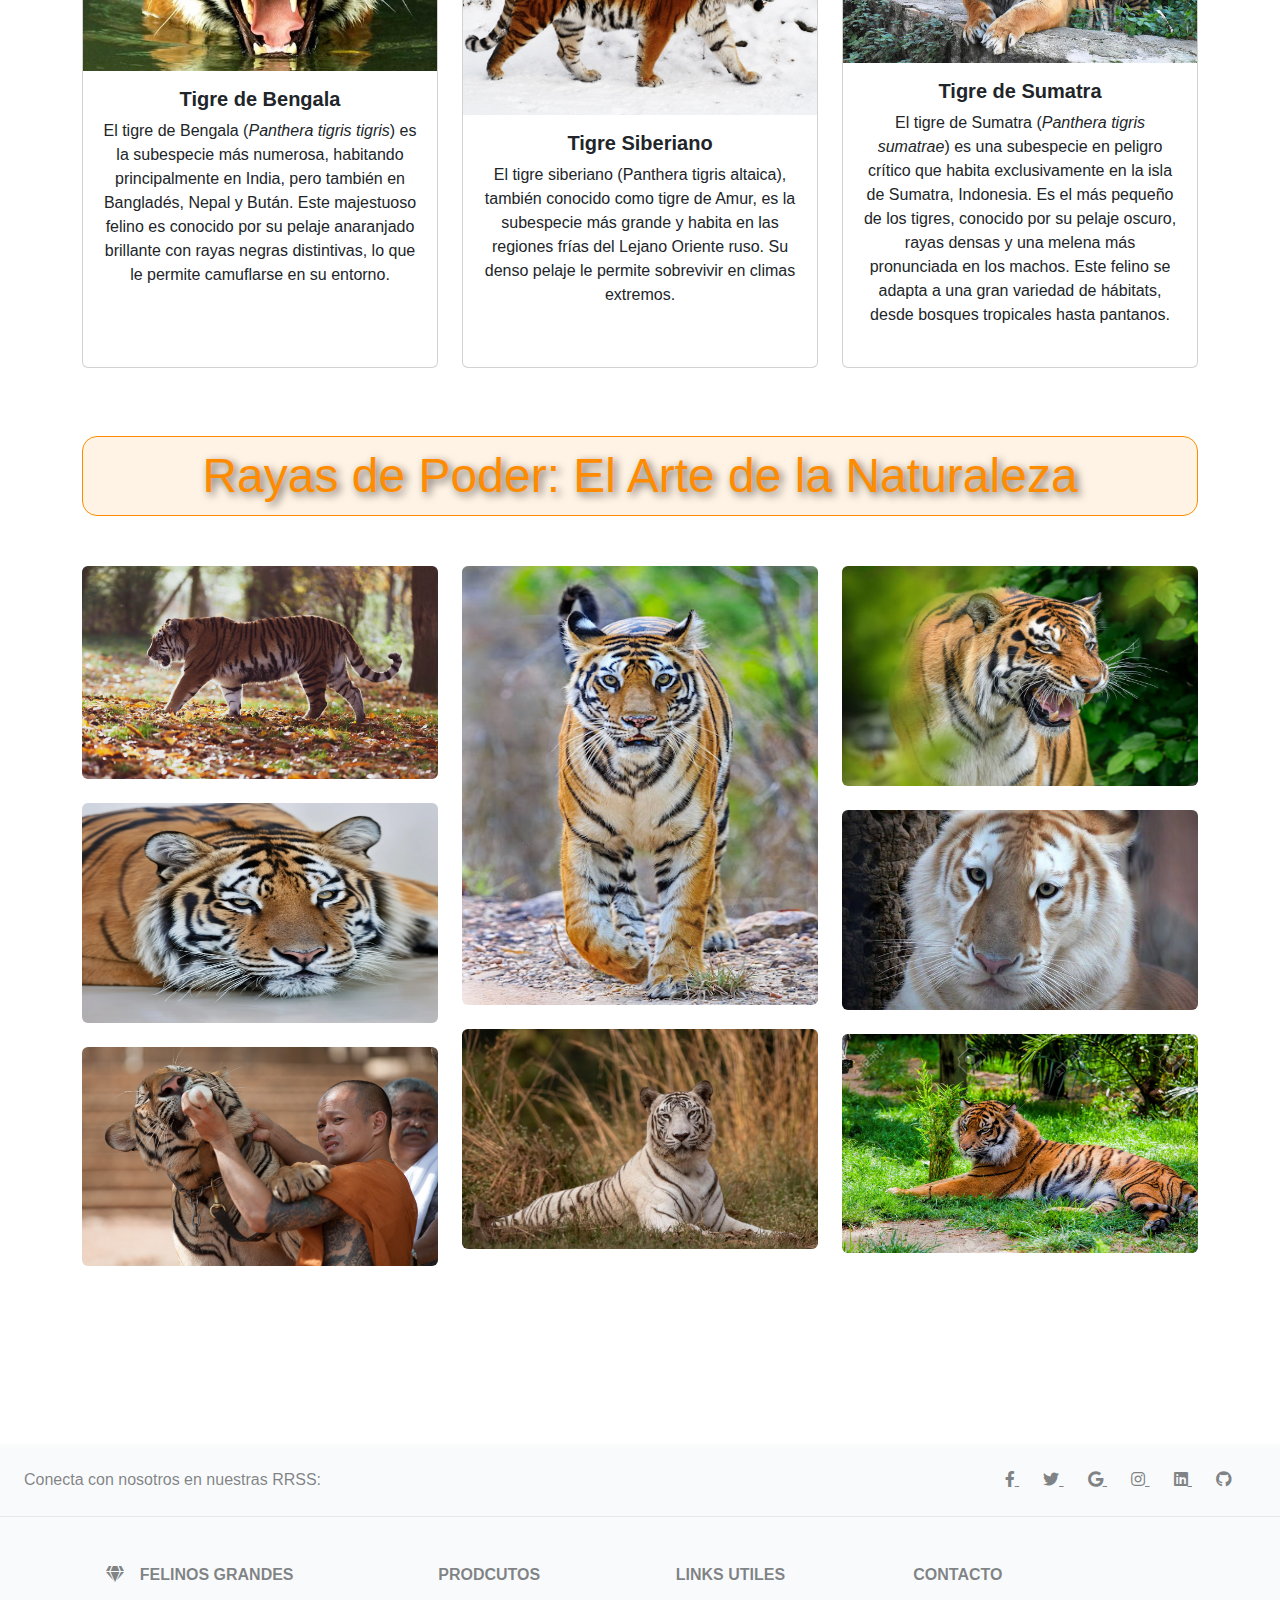
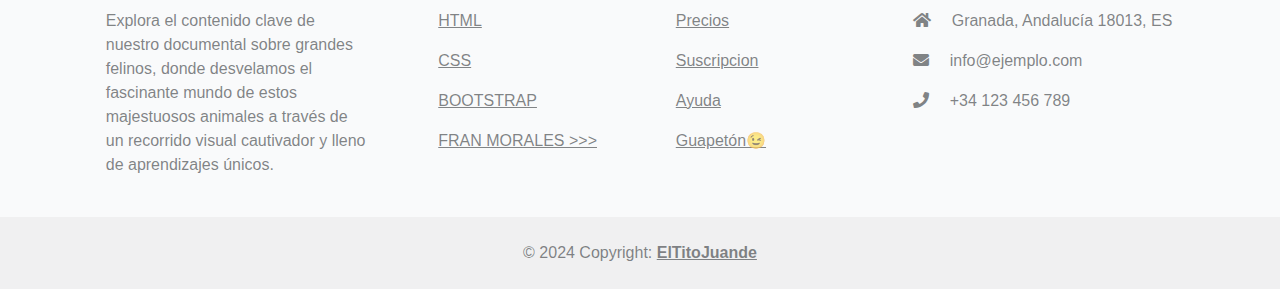
<file: tigre.html>
<!DOCTYPE html>
<html lang="es">

<head>
    <meta charset="UTF-8">
    <meta name="viewport" content="width=device-width, initial-scale=1.0">
    <title>FelinosGrandes - Tigre</title>
    <link href="https://cdn.jsdelivr.net/npm/bootstrap@5.3.3/dist/css/bootstrap.min.css" rel="stylesheet"
        integrity="sha384-QWTKZyjpPEjISv5WaRU9OFeRpok6YctnYmDr5pNlyT2bRjXh0JMhjY6hW+ALEwIH" crossorigin="anonymous">
    <link href="https://cdnjs.cloudflare.com/ajax/libs/font-awesome/5.15.4/css/all.min.css" rel="stylesheet">
    <link rel="stylesheet" href="css/style.css">
    <script src="js/script.js"></script>
</head>

<body id="bodyTigre">
    <header class="sticky-top">
        <nav class="navbar navbar-expand-lg bg-light p-2 fs-5 opacity-75 ">
            <div class="container-fluid">
                <a class="navbar-brand" href="index.html"><img src="img/FelinosGrandes_logo_bria.png" alt="Logo"
                        class="img-fluid w-100"></a>
                <button class="navbar-toggler" type="button" data-bs-toggle="collapse" data-bs-target="#navbarScroll"
                    aria-controls="navbarScroll" aria-expanded="false" aria-label="Toggle navigation">
                    <span class="navbar-toggler-icon"></span>
                </button>
                <div class="collapse navbar-collapse text-center" id="navbarScroll">
                    <ul class="navbar-nav me-auto my-2 my-lg-0 navbar-nav-scroll" style="--bs-scroll-height: 100px;">
                        <li class="nav-item">
                            <a class="nav-link active" aria-current="page" href="index.html">Inicio</a>
                        </li>
                        <li class="nav-item dropdown">
                            <a class="nav-link dropdown-toggle" href="#" role="button" data-bs-toggle="dropdown"
                                aria-expanded="false">
                                Popular
                            </a>
                            <ul class="dropdown-menu">
                                <li><a class="dropdown-item" href="./tigre.html">Tigre</a></li>
                                <li><a class="dropdown-item" href="./leon.html">León</a></li>
                                <li><a class="dropdown-item" href="./puma.html">Puma</a></li>
                            </ul>
                        </li>
                        <li class="nav-item">
                            <a class="nav-link active" aria-current="page" href="equipo.html">Equipo</a>
                        </li>
                    </ul>
                    <form class="d-flex" role="search">
                        <input class="form-control me-2" type="search" placeholder="Gatinder" aria-label="Search">
                        <button class="btn btn-outline-warning" type="submit">Buscar</button>
                    </form>
                </div>
            </div>
        </nav>

    </header>
    <main>
        <section id="hero-section">
            <div class="container text-center">
                <div id="mirada">
                    <img src="img/tigre.jpg" class="img-fluid" alt="Mirada de un tigre">
                </div>
                <div id="tigre_descripcion" class="text-center m-5">
                    <h1>El maestro de la selva...</h1>
                    <p class="fst-italic">
                        <span>Imponente</span>, ágil y fascinante, el tigre (<em>Panthera tigris</em>) es el mayor de
                        los grandes felinos y
                        <span>uno de los depredadores más icónicos</span>. Conocido por sus llamativas rayas y su
                        <span>habilidad para cazar en solitario</span>, el tigre es un símbolo de fuerza y misticismo en
                        muchas culturas del mundo.
                        <br><br>
                        En nuestro documental, exploraremos su comportamiento, su rol en el ecosistema y los desafíos
                        que enfrenta para sobrevivir en la naturaleza.
                        <span>Acompáñanos a descubrir la vida del tigre</span> en su hábitat natural y a entender por
                        qué es crucial
                        <span>proteger a este magnífico felino</span>.
                    </p>
                </div>
            </div>
        </section>
        <section id="tigreTipos" class="container">
            <div class="row">
                <h1>Subespecies de tigre</h1>
                <div class="col-lg-4 col-md-12 text-center">
                    <div class="card my-5">
                        <img src="img/tigre_bengala.jpg" class="card-img-top" alt="Bengala">
                        <div class="card-body">
                            <h5 class="card-title fw-bold">Tigre de Bengala</h5>
                            <p class="card-text">El tigre de Bengala (<em>Panthera tigris tigris</em>) es la
                                subespecie más numerosa, habitando principalmente en India, pero también en
                                Bangladés, Nepal y Bután. Este majestuoso felino es conocido por su pelaje
                                anaranjado brillante con rayas negras distintivas, lo que le permite camuflarse en
                                su entorno. </p>
                        </div>
                    </div>
                </div>
                <div class="col-lg-4 col-md-12 text-center">
                    <div class="card my-5">
                        <img src="img/tigre_siberiano.jpg" class="card-img-top" alt="Tigre en su hábitat">
                        <div class="card-body">
                            <h5 class="card-title fw-bold">Tigre Siberiano</h5>
                            <p class="card-text">El tigre siberiano (Panthera tigris altaica), también conocido como
                                tigre de Amur, es la
                                subespecie más grande y habita en las regiones frías del Lejano Oriente ruso. Su
                                denso
                                pelaje le permite sobrevivir en climas extremos.</p>
                        </div>
                    </div>
                </div>
                <div class="col-lg-4 col-md-12 text-center">
                    <div class="card my-5">
                        <img src="img/tigre_sumatra.jpg" class="card-img-top" alt="Jaguar en la selva">
                        <div class="card-body">
                            <h5 class="card-title fw-bold">Tigre de Sumatra</h5>
                            <p class="card-text">El tigre de Sumatra (<em>Panthera tigris sumatrae</em>) es una
                                subespecie en peligro crítico que habita exclusivamente en la isla de Sumatra,
                                Indonesia. Es el más pequeño de los tigres, conocido por su pelaje oscuro, rayas
                                densas y una melena más pronunciada en los machos. Este felino se adapta a una gran
                                variedad de hábitats, desde bosques tropicales hasta pantanos. </p>

                        </div>
                    </div>
                </div>
            </div>
            </div>
        </section>

        <section id="tigreGaleria" class="container">
            <h1>Rayas de Poder: El Arte de la Naturaleza</h1>
            <div class="row">
                <div class="col-lg-4 col-md-12 mb-4 mb-lg-0">
                    <img src="./img/tigre_andando_izq.jpeg" class="w-100 shadow-1-strong rounded mb-4"
                        alt="Tigre de cerca" />

                    <img src="./img/tigre_cara.jpg" class="h-25 w-100 shadow-1-strong rounded mb-4"
                        alt="Rugido de tigre" />

                    <img src="./img/tigre_monje.jpg" class="h-25 w-100 shadow-1-strong rounded mb-4"
                        alt="Tigre corriendo" />
                </div>
                <div class="col-lg-4 mb-4 mb-lg-0">
                    <img src="./img/tigre_de_frente.jpg" class="h-50 w-100 shadow-1-strong rounded mb-4"
                        alt="Cachorros de tigre" />
                    <img src="./img/tigre_blanco.jpg" class="h-25 w-100 shadow-1-strong rounded mb-4"
                        alt="Pareja de tigres" />
                </div>
                <div class="col-lg-4 mb-4 mb-lg-0">
                    <img src="./img/tigre_colmillos.jpg" class="h-25 w-100 shadow-1-strong rounded mb-4"
                        alt="Tigre mirando" />
                    <img src="./img/tigre_marron.jpg" class="w-100 shadow-1-strong rounded mb-4"
                        alt="Tigre solitario" />

                    <img src="./img/tigre_tumbado.jpg" class="h-25 w-100 shadow-1-strong rounded mb-4"
                        alt="Pareja de tigres" />

                </div>
            </div>
        </section>
    </main>
    <footer class="text-center text-lg-start bg-body-tertiary text-muted opacity-75">
        <section class="d-flex justify-content-center justify-content-lg-between p-4 border-bottom">
            <div class="me-5 d-none d-lg-block">
                <span>Conecta con nosotros en nuestras RRSS:</span>
            </div>
            <div>
                <a href="#" class="me-4 text-reset">
                    <i class="fab fa-facebook-f"></i>
                </a>
                <a href="#" class="me-4 text-reset">
                    <i class="fab fa-twitter"></i>
                </a>
                <a href="#" class="me-4 text-reset">
                    <i class="fab fa-google"></i>
                </a>
                <a href="#" class="me-4 text-reset">
                    <i class="fab fa-instagram"></i>
                </a>
                <a href="#" class="me-4 text-reset">
                    <i class="fab fa-linkedin"></i>
                </a>
                <a href="#" class="me-4 text-reset">
                    <i class="fab fa-github"></i>
                </a>
            </div>
        </section>
        <section class="">
            <div class="container text-center text-md-start mt-5">
                <div class="row mt-3">
                    <div class="col-md-3 col-lg-4 col-xl-3 mx-auto mb-4">
                        <h6 class="text-uppercase fw-bold mb-4">
                            <i class="fas fa-gem me-3"></i>Felinos Grandes
                        </h6>
                        <p>
                            Explora el contenido clave de nuestro documental sobre grandes felinos, donde desvelamos el
                            fascinante mundo de estos majestuosos animales a través de un recorrido visual cautivador y
                            lleno de aprendizajes únicos.
                        </p>
                    </div>
                    <div class="col-md-2 col-lg-2 col-xl-2 mx-auto mb-4">
                        <h6 class="text-uppercase fw-bold mb-4">
                            Prodcutos
                        </h6>
                        <p>
                            <a href="#" class="text-reset">HTML</a>
                        </p>
                        <p>
                            <a href="#" class="text-reset">CSS</a>
                        </p>
                        <p>
                            <a href="#" class="text-reset">BOOTSTRAP</a>
                        </p>
                        <p>
                            <a href="#" class="text-reset">FRAN MORALES >>></a>
                        </p>
                    </div>
                    <div class="col-md-3 col-lg-2 col-xl-2 mx-auto mb-4">
                        <h6 class="text-uppercase fw-bold mb-4">
                            Links utiles
                        </h6>
                        <p>
                            <a href="#" class="text-reset">Precios</a>
                        </p>
                        <p>
                            <a href="#" class="text-reset">Suscripcion</a>
                        </p>
                        <p>
                            <a href="#" class="text-reset">Ayuda</a>
                        </p>
                        <p>
                            <a href="#" class="text-reset">Guapetón😉</a>
                        </p>
                    </div>
                    <div class="col-md-4 col-lg-3 col-xl-3 mx-auto mb-md-0 mb-4">
                        <h6 class="text-uppercase fw-bold mb-4">Contacto</h6>
                        <p><i class="fas fa-home me-3"></i> Granada, Andalucía 18013, ES</p>
                        <p>
                            <i class="fas fa-envelope me-3"></i>
                            info@ejemplo.com
                        </p>
                        <p><i class="fas fa-phone me-3"></i> +34 123 456 789</p>
                    </div>
                </div>
            </div>
        </section>
        <div class="text-center p-4" style="background-color: rgba(0, 0, 0, 0.05);">
            © 2024 Copyright:
            <a class="text-reset fw-bold" href="#">ElTitoJuande</a>
        </div>
    </footer>
    <script src="https://cdn.jsdelivr.net/npm/bootstrap@5.3.3/dist/js/bootstrap.bundle.min.js"
        integrity="sha384-YvpcrYf0tY3lHB60NNkmXc5s9fDVZLESaAA55NDzOxhy9GkcIdslK1eN7N6jIeHz"
        crossorigin="anonymous"></script>
</body>

</html>
</file>
<file: css/style.css>
* {
    margin: 0;
    padding: 0;
    box-sizing: border-box;
    font-family: 'Gill Sans', 'Gill Sans MT', Calibri, 'Trebuchet MS', sans-serif;
}

body {
    background: linear-gradient(rgba(0, 0, 0, 0.5), rgba(0, 0, 0, 0.6)), url(../img/gato_leon.jpg);
    background-size: cover;
    background-position: center;
    background-attachment: fixed;
    background-color: #f3f3f3;
    min-height: 150vh;
}

/* GENERAL */
#hero-section {
    background-color: #ffffff41;
    border-top: solid 5px #ff8c00;
    margin: 50px;
    padding: 50px;
    border-radius: 10px;

    h1 {
        color: #ff8c00;
        text-align: center;
        margin: 0;
        font-size: 4rem;
        font-weight: 600;
        margin: 20px 0 50px 0;
        text-shadow: 3px 3px 8px rgba(0, 0, 0, 1);
    }

    h2 {
        color: black;
        text-align: center;
        margin: 0;
        font-size: 2.5rem;
        font-weight: 600;
        margin: 20px 0 50px 0;
        text-shadow: 0 0 25px rgba(255, 255, 255, 0.7);

    }

    p {
        font-size: 1.25rem;
        margin: 20px 0 50px 0;
        text-shadow: 2px 2px 5px rgba(0, 0, 0, 0.5);
    }

    span {
        color: #ff8c00;
        font-weight: bold;
    }
}

#inicioCards {
    h1 {
        text-align: center;
        margin: 20px 0 50px 0;
        font-size: 3rem;
        color: #ff8c00;
        text-shadow: 3px 3px 8px rgba(0, 0, 0, 0.6);
        /* border: 3px solid #ff8c00; */
        padding: 10px 10px;
        border-radius: 15px;
        background-color: rgba(255, 140, 0, 0.1);
        transition: transform 0.3s ease, box-shadow 0.3s ease;
    }

    h1:hover {
        transform: scale(1.1);
        box-shadow: 0 0 15px rgba(255, 140, 0, 0.7);
        background-color: rgba(255, 140, 0, 0.2);
    }

    .card img {
        max-height: 220px;
    }
}

#newsletter {
    background-color: #ff8c00b7;
    margin-bottom: 50px;

    h2 {
        color: rgb(255, 255, 255);
        text-align: center;
        margin: 0;
        font-size: 2.5rem;
        font-weight: 600;
        margin: 20px 0 0px 0;
        padding: 20px 0 10px 0;
        text-shadow: 0 0 25px rgba(0, 0, 0, 0.7);
    }

    hr {
        color: white;
        width: 50%;

    }

    p {
        color: white;
        width: 60%;
        font-size: 1.5rem;
        /* margin: 0px 50px 20px 0px; */
        text-shadow: 2px 2px 5px rgba(0, 0, 0, 0.7);
    }

    .btn-apuntate {
        width: 25%;
        background-color: white;
        margin: 0px 50px 30px 50px;
        padding: 10px 10px 10px 10px;
    }
}

/* LEON */
#bodyLeon {
    background: linear-gradient(rgba(0, 0, 0, 0.5), rgba(0, 0, 0, 0.6)), url(../img/camuflaje_fondo.jpg);
    background-size: cover;
    background-position: center;
    background-attachment: fixed;
    min-height: 150vh;
}

#leonGaleria {
    h1 {
        text-align: center;
        margin: 20px 0 50px 0;
        font-size: 3rem;
        color: #ff8c00;
        text-shadow: 3px 3px 8px rgba(0, 0, 0, 0.6);
        border: 1px solid #ff8c00;
        padding: 10px 10px;
        border-radius: 15px;
        background-color: rgba(255, 140, 0, 0.1);
        transition: transform 0.3s ease, box-shadow 0.3s ease;
    }

    h1:hover {
        transform: scale(1.1);
        box-shadow: 0 0 15px rgba(255, 140, 0, 0.7);
        background-color: rgba(255, 140, 0, 0.2);
    }
}

#leonTipos {
    h1 {
        text-align: center;
        margin: 20px 0 50px 0;
        font-size: 3rem;
        color: #ff8c00;
        text-shadow: 3px 3px 8px rgba(0, 0, 0, 0.6);
        border: 1px solid #ff8c00;
        padding: 10px 10px;
        border-radius: 15px;
        background-color: rgba(255, 140, 0, 0.1);
        transition: transform 0.3s ease, box-shadow 0.3s ease;
    }

    h1:hover {
        transform: scale(1.1);
        box-shadow: 0 0 15px rgba(255, 140, 0, 0.7);
        /* Resplandor alrededor */
        background-color: rgba(255, 140, 0, 0.2);
        /* Fondo un poco más intenso */
    }

    .card img {
        min-height: 33vh;

    }
}

/* PUMA */
#bodyPuma {
    background: linear-gradient(rgba(0, 0, 0, 0.5), rgba(0, 0, 0, 0.9)), url(../img/fondo_puma.jpg);
    background-size: cover;
    background-position: center;
    background-attachment: fixed;
    color: #f3f3f3;

    p {
        font-weight: bold;
    }

    /* section {
        background-color:rgb(0, 0, 0,0.5);
    } */
}

.carousel-inner img {
    max-height: 39rem;
    object-fit: contain;
}

/* TIGRE */
#bodyTigre {
    background: linear-gradient(rgba(0, 0, 0, 0.5), rgba(0, 0, 0, 0.6)), url(../img/tigre-camuflado-hojas_731790-89512.avif);
    background-size: cover;
    background-position: center;
    background-attachment: fixed;
    color: #f3f3f3;
}

#tigreGaleria,
#tigreTipos {
    h1 {
        text-align: center;
        margin: 20px 0 50px 0;
        font-size: 3rem;
        color: #ff8c00;
        text-shadow: 3px 3px 8px rgba(0, 0, 0, 0.6);
        border: 1px solid #ff8c00;
        padding: 10px 10px;
        border-radius: 15px;
        background-color: rgba(255, 140, 0, 0.1);
        transition: transform 0.3s ease, box-shadow 0.3s ease;
    }

    h1:hover {
        transform: scale(1.1);
        box-shadow: 0 0 15px rgba(255, 140, 0, 0.7);
        background-color: rgba(255, 140, 0, 0.2);
    }
}

/* EQUIPO */
#bodyEquipo {
    background: linear-gradient(rgba(0, 0, 0, 0.5), rgba(0, 0, 0, 0.6)), url(../img/fondo_equipo.jpg);
    background-size: cover;
    background-position: center;
    background-attachment: fixed;
    color: #f3f3f3;
}

.equipoImg {
    max-height: 50vh;
}

.accordion-button {
    background-color: #995e15;
    color: white;
}

.accordion-button:not(.collapsed) {
    color: white;
    background-color: #995e15;
}

#equipoLugares {
    background: url(../img/equipoLugares_fondo-removebg-preview.jpg);
    background-size: cover;
    background-position: center;
    /* padding-bottom: 300px; */
    display: flex;
    justify-content: center;
    color: rgb(255, 255, 255);
    text-shadow: 2px 2px 5px rgb(0, 0, 0);

    .wrapper {
        background-color: rgb(63, 63, 63, 0.8);
        color: white;
        border-radius: 20px;
        /* width: 50%; */
        margin: 100px;
        padding: 20px;
    }

    #equipoMapa_info div {
        padding: 20px;
    }

    /* #equipoMapa_info div:not(:last-child) {
        border-right: 2px solid #3f3f3f; 
    } */

    /* #equipoMapa_info div:not(:first-child) {
        padding-left: 20px;
    } */

    /* #equipoMapa_info p {
        margin-top: 0;
    } */

    /* .equipo_mapa {
        width: 100%;
        height: 400px;
    } */
}

@media (max-width: 576px) {
    #hero-section {
        h1 {
            font-size: 1.5rem !important;
        }

        iframe {
            width: 100%;
            height: 200px;
        }
    }

    .puma-wrap {
        flex-wrap: wrap;
        justify-content: center !important;
    }
}

@media (max-width: 768px) {

    body {
        .card {
            max-height: auto;
        }
    }

    #hero-section {
        h1 {
            font-size: 3rem;
        }

        iframe {
            width: 100%;
            height: 400px;
        }
    }

    #mirada img {
        min-width: 300px;
    }

    #introPuma,
    #puma2 {
        width: 90% !important;
    }

    #puma2 p {
        display: none;
    }

    .puma-fila {
        width: 100% !important;
        text-align: center;
    }
}

@media (min-width: 1200px) {
    body {
        .card {
            min-height: 520px;
        }
    }

}

@media (max-width: 1200px) {
    body {
        .card {
            min-height: auto;
        }
    }

    #hero-section {
        h1 {
            font-size: 3rem;
        }

        iframe {
            width: 100%;
            height: 500px;
        }
    }

    #puma3 {
        flex-wrap: wrap;
        padding-top: 30px;
    }

    .wrapper {
        width: 90%;
        margin: auto;
        padding-top: 50px;
    }

}
</file>
